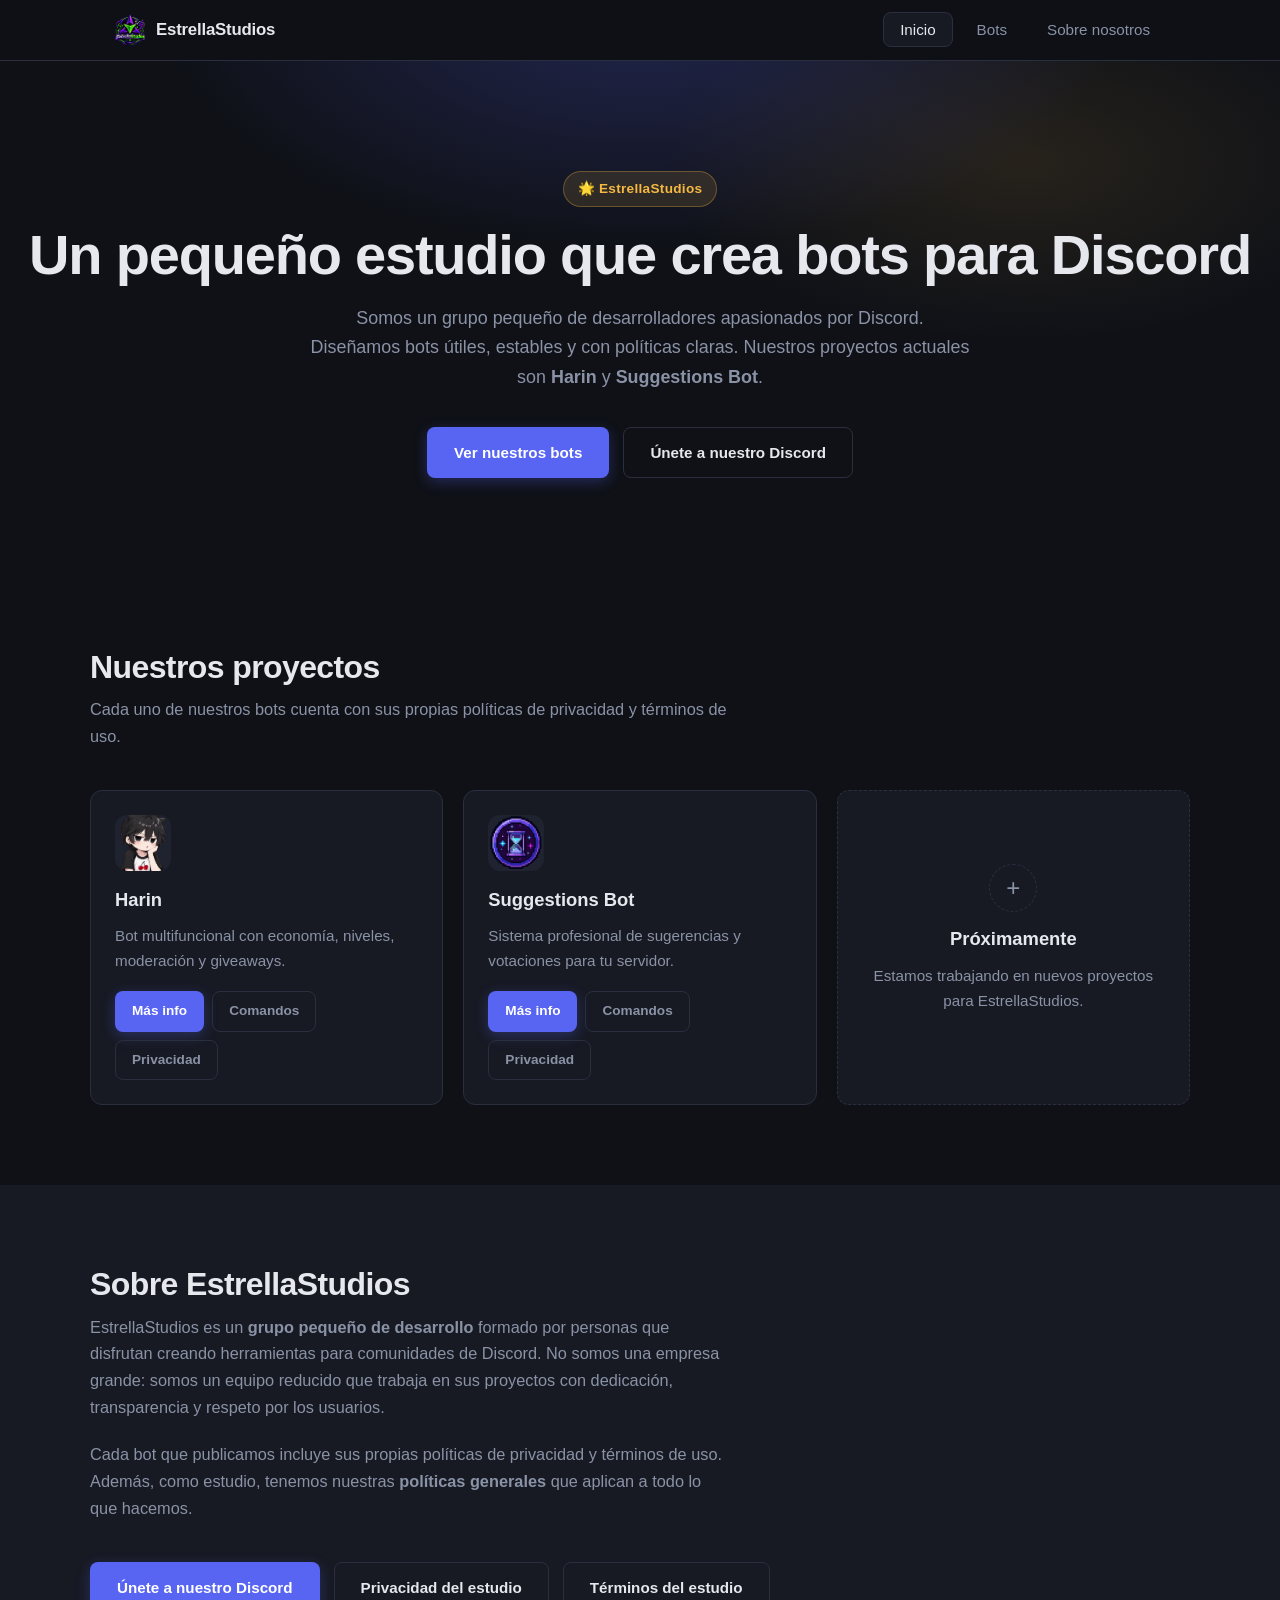
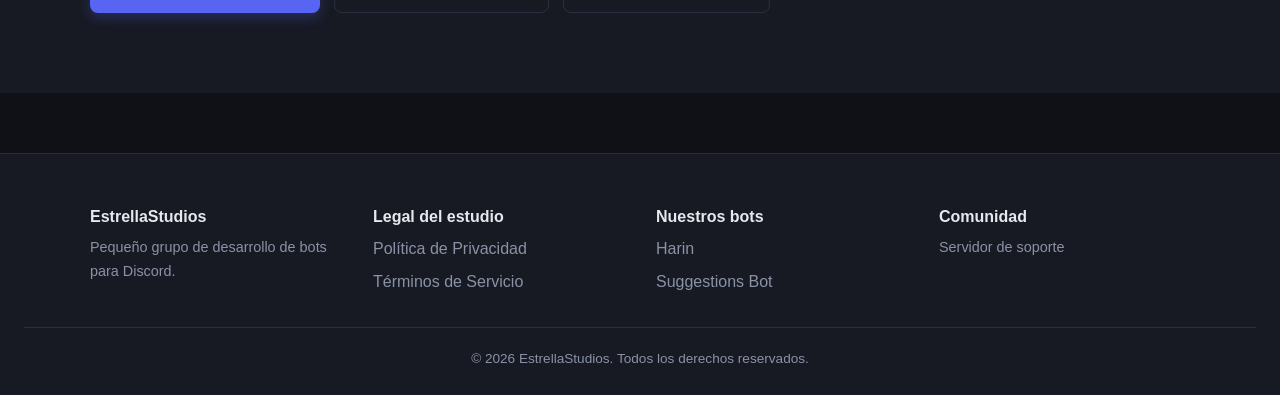
<file: index.html>
<!DOCTYPE html>
<html lang="es">
<head>
    <meta charset="UTF-8">
    <meta name="viewport" content="width=device-width, initial-scale=1.0">
    <title>EstrellaStudios — Bots para Discord</title>
    <meta name="description" content="EstrellaStudios es un pequeño grupo de desarrollo que crea bots para Discord. Conoce Harin y Suggestions Bot.">
    <meta property="og:title" content="EstrellaStudios — Bots para Discord">
    <meta property="og:description" content="Pequeño grupo de desarrollo dedicado a crear bots para Discord.">
    <meta property="og:type" content="website">
    <link rel="icon" href="assets/img/logo.png" type="image/png">
    <link rel="apple-touch-icon" href="assets/img/logo.png">
    <link rel="stylesheet" href="assets/css/style.css">
</head>
<body>
    <nav class="navbar">
        <div class="nav-container">
            <a href="index.html" class="brand">
                <img src="assets/img/logo.png" alt="EstrellaStudios" height="32">
                <span>EstrellaStudios</span>
            </a>
            <button class="nav-toggle" aria-label="Abrir menú" onclick="document.body.classList.toggle('nav-open')">☰</button>
            <ul class="nav-links">
                <li><a href="index.html" class="active">Inicio</a></li>
                <li><a href="bots/">Bots</a></li>
                <li><a href="#about">Sobre nosotros</a></li>
            </ul>
        </div>
    </nav>

    <header class="hero-home">
        <div class="hero-content">
            <span class="badge">🌟 EstrellaStudios</span>
            <h1>Un pequeño estudio que crea bots para Discord</h1>
            <p class="lead">
                Somos un grupo pequeño de desarrolladores apasionados por Discord.
                Diseñamos bots útiles, estables y con políticas claras.
                Nuestros proyectos actuales son <strong>Harin</strong> y <strong>Suggestions Bot</strong>.
            </p>
            <div class="hero-actions">
                <a href="bots/" class="btn btn-primary">Ver nuestros bots</a>
                <a href="https://discord.gg/yXWedmuSxE" class="btn btn-secondary" target="_blank" rel="noopener">
                    Únete a nuestro Discord
                </a>
            </div>
        </div>
    </header>

    <section id="projects" class="section">
        <div class="container">
            <h2 class="section-title">Nuestros proyectos</h2>
            <p class="section-subtitle">
                Cada uno de nuestros bots cuenta con sus propias políticas de privacidad y términos de uso.
            </p>

            <div class="bot-grid">
                <!-- Tarjeta Harin -->
                <article class="bot-card">
                    <img src="assets/img/bots/harin.png" alt="Harin" class="bot-logo"
                         onerror="this.style.display='none'">
                    <h3>Harin</h3>
                    <p>Bot multifuncional con economía, niveles, moderación y giveaways.</p>
                    <div class="bot-links">
                        <a href="bots/harin/" class="btn btn-small btn-primary">Más info</a>
                        <a href="bots/harin/commands.html" class="btn btn-small btn-ghost">Comandos</a>
                        <a href="bots/harin/privacy.html" class="btn btn-small btn-ghost">Privacidad</a>
                    </div>
                </article>

                <!-- Tarjeta Suggestions Bot -->
                <article class="bot-card">
                    <img src="assets/img/bots/suggestions.png" alt="Suggestions Bot" class="bot-logo"
                         onerror="this.style.display='none'">
                    <h3>Suggestions Bot</h3>
                    <p>Sistema profesional de sugerencias y votaciones para tu servidor.</p>
                    <div class="bot-links">
                        <a href="bots/suggestions/" class="btn btn-small btn-primary">Más info</a>
                        <a href="bots/suggestions/commands.html" class="btn btn-small btn-ghost">Comandos</a>
                        <a href="bots/suggestions/privacy.html" class="btn btn-small btn-ghost">Privacidad</a>
                    </div>
                </article>

                <!-- Placeholder -->
                <article class="bot-card bot-card-placeholder">
                    <div class="placeholder-icon">+</div>
                    <h3>Próximamente</h3>
                    <p>Estamos trabajando en nuevos proyectos para EstrellaStudios.</p>
                </article>
            </div>
        </div>
    </section>

    <section id="about" class="section section-alt">
        <div class="container">
            <h2 class="section-title">Sobre EstrellaStudios</h2>
            <p class="section-subtitle">
                EstrellaStudios es un <strong>grupo pequeño de desarrollo</strong> formado por
                personas que disfrutan creando herramientas para comunidades de Discord.
                No somos una empresa grande: somos un equipo reducido que trabaja en sus
                proyectos con dedicación, transparencia y respeto por los usuarios.
            </p>
            <p class="section-subtitle">
                Cada bot que publicamos incluye sus propias políticas de privacidad y términos
                de uso. Además, como estudio, tenemos nuestras <strong>políticas generales</strong>
                que aplican a todo lo que hacemos.
            </p>
            <div class="hero-actions" style="justify-content:flex-start;">
                <a href="https://discord.gg/yXWedmuSxE" class="btn btn-primary" target="_blank" rel="noopener">
                    Únete a nuestro Discord
                </a>
                <a href="estudio/privacy.html" class="btn btn-secondary">Privacidad del estudio</a>
                <a href="estudio/terms.html" class="btn btn-secondary">Términos del estudio</a>
            </div>
        </div>
    </section>

    <footer class="footer">
        <div class="container footer-grid">
            <div>
                <strong>EstrellaStudios</strong>
                <p class="footer-text">Pequeño grupo de desarrollo de bots para Discord.</p>
            </div>
            <div>
                <strong>Legal del estudio</strong>
                <ul>
                    <li><a href="estudio/privacy.html">Política de Privacidad</a></li>
                    <li><a href="estudio/terms.html">Términos de Servicio</a></li>
                </ul>
            </div>
            <div>
                <strong>Nuestros bots</strong>
                <ul>
                    <li><a href="bots/harin/">Harin</a></li>
                    <li><a href="bots/suggestions/">Suggestions Bot</a></li>
                </ul>
            </div>
            <div>
                <strong>Comunidad</strong>
                <p class="footer-text">
                    <a href="https://discord.gg/yXWedmuSxE" target="_blank" rel="noopener">Servidor de soporte</a>
                </p>
            </div>
        </div>
        <div class="footer-bottom">© 2026 EstrellaStudios. Todos los derechos reservados.</div>
    </footer>

    <script src="assets/js/main.js"></script>
</body>
</html>
</file>
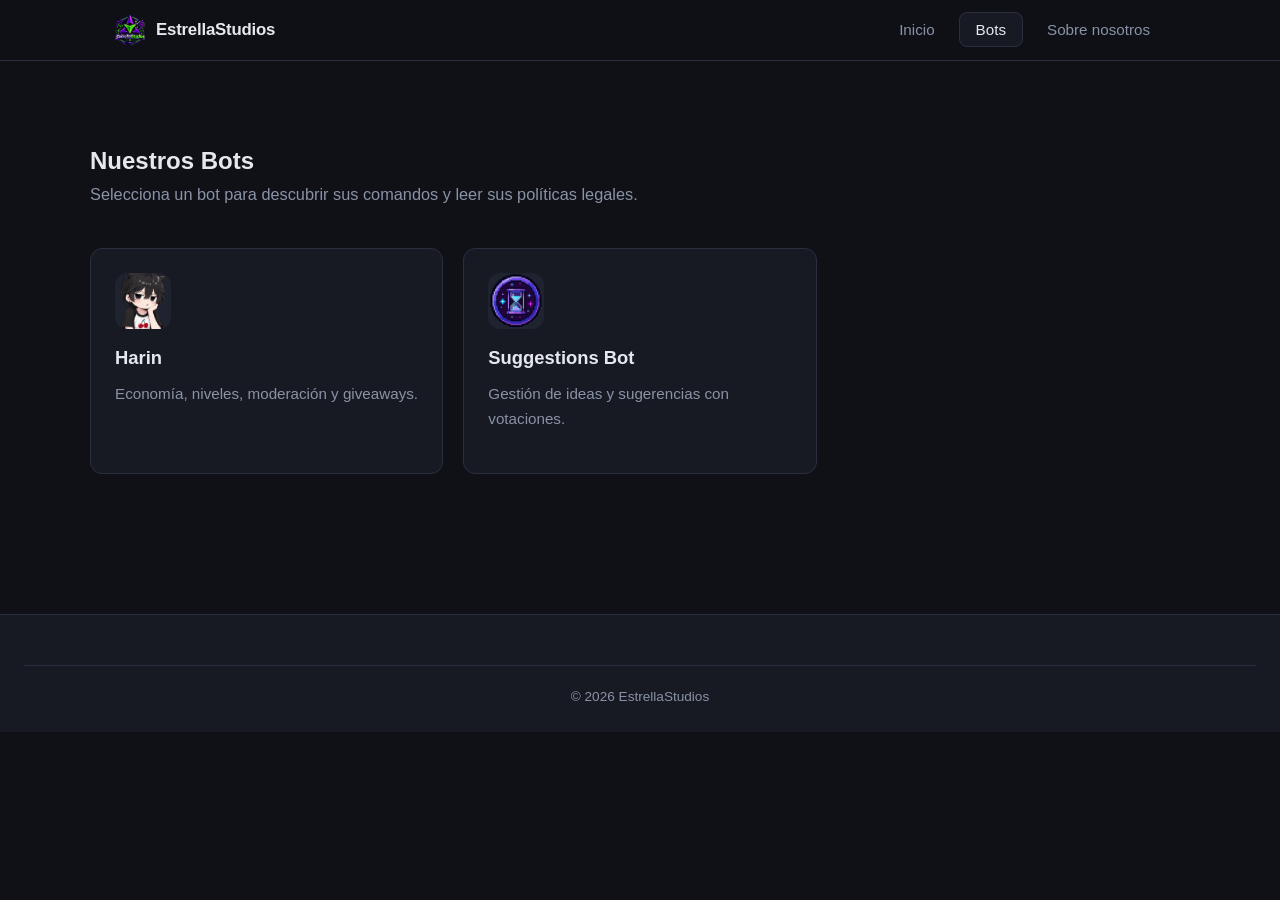
<file: bots/index.html>
<!DOCTYPE html>
<html lang="es">
<head>
    <meta charset="UTF-8">
    <meta name="viewport" content="width=device-width, initial-scale=1.0">
    <title>Bots — EstrellaStudios</title>
    <meta name="description" content="Descubre todos los bots de EstrellaStudios para Discord y consulta su documentación.">
    <link rel="icon" href="../assets/img/logo.png" type="image/png">
    <link rel="apple-touch-icon" href="../assets/img/logo.png">
    <link rel="stylesheet" href="../assets/css/style.css">
</head>
<body>
    <nav class="navbar">
        <div class="nav-container">
            <a href="../index.html" class="brand">
                <img src="../assets/img/logo.png" alt="EstrellaStudios" height="32">
                <span>EstrellaStudios</span>
            </a>
            <button class="nav-toggle" aria-label="Abrir menú" onclick="document.body.classList.toggle('nav-open')">☰</button>
            <ul class="nav-links">
                <li><a href="../index.html">Inicio</a></li>
                <li><a href="index.html" class="active">Bots</a></li>
                <li><a href="../index.html#about">Sobre nosotros</a></li>
            </ul>
        </div>
    </nav>

    <section class="section">
        <div class="container">
            <h1>Nuestros Bots</h1>
            <p class="section-subtitle">
                Selecciona un bot para descubrir sus comandos y leer sus políticas legales.
            </p>
            <div class="bot-grid">
                <!-- Tarjeta Harin -->
                <a href="harin/" class="bot-card">
                    <img src="../assets/img/bots/harin.png" alt="Harin" class="bot-logo"
                         onerror="this.style.display='none'">
                    <h3>Harin</h3>
                    <p>Economía, niveles, moderación y giveaways.</p>
                </a>

                <!-- Tarjeta Suggestions Bot -->
                <a href="suggestions/" class="bot-card">
                    <img src="../assets/img/bots/suggestions.png" alt="Suggestions Bot" class="bot-logo"
                         onerror="this.style.display='none'">
                    <h3>Suggestions Bot</h3>
                    <p>Gestión de ideas y sugerencias con votaciones.</p>
                </a>
            </div>
        </div>
    </section>

    <footer class="footer">
        <div class="footer-bottom">© 2026 EstrellaStudios</div>
    </footer>
    <script src="../assets/js/main.js"></script>
</body>
</html>
</file>
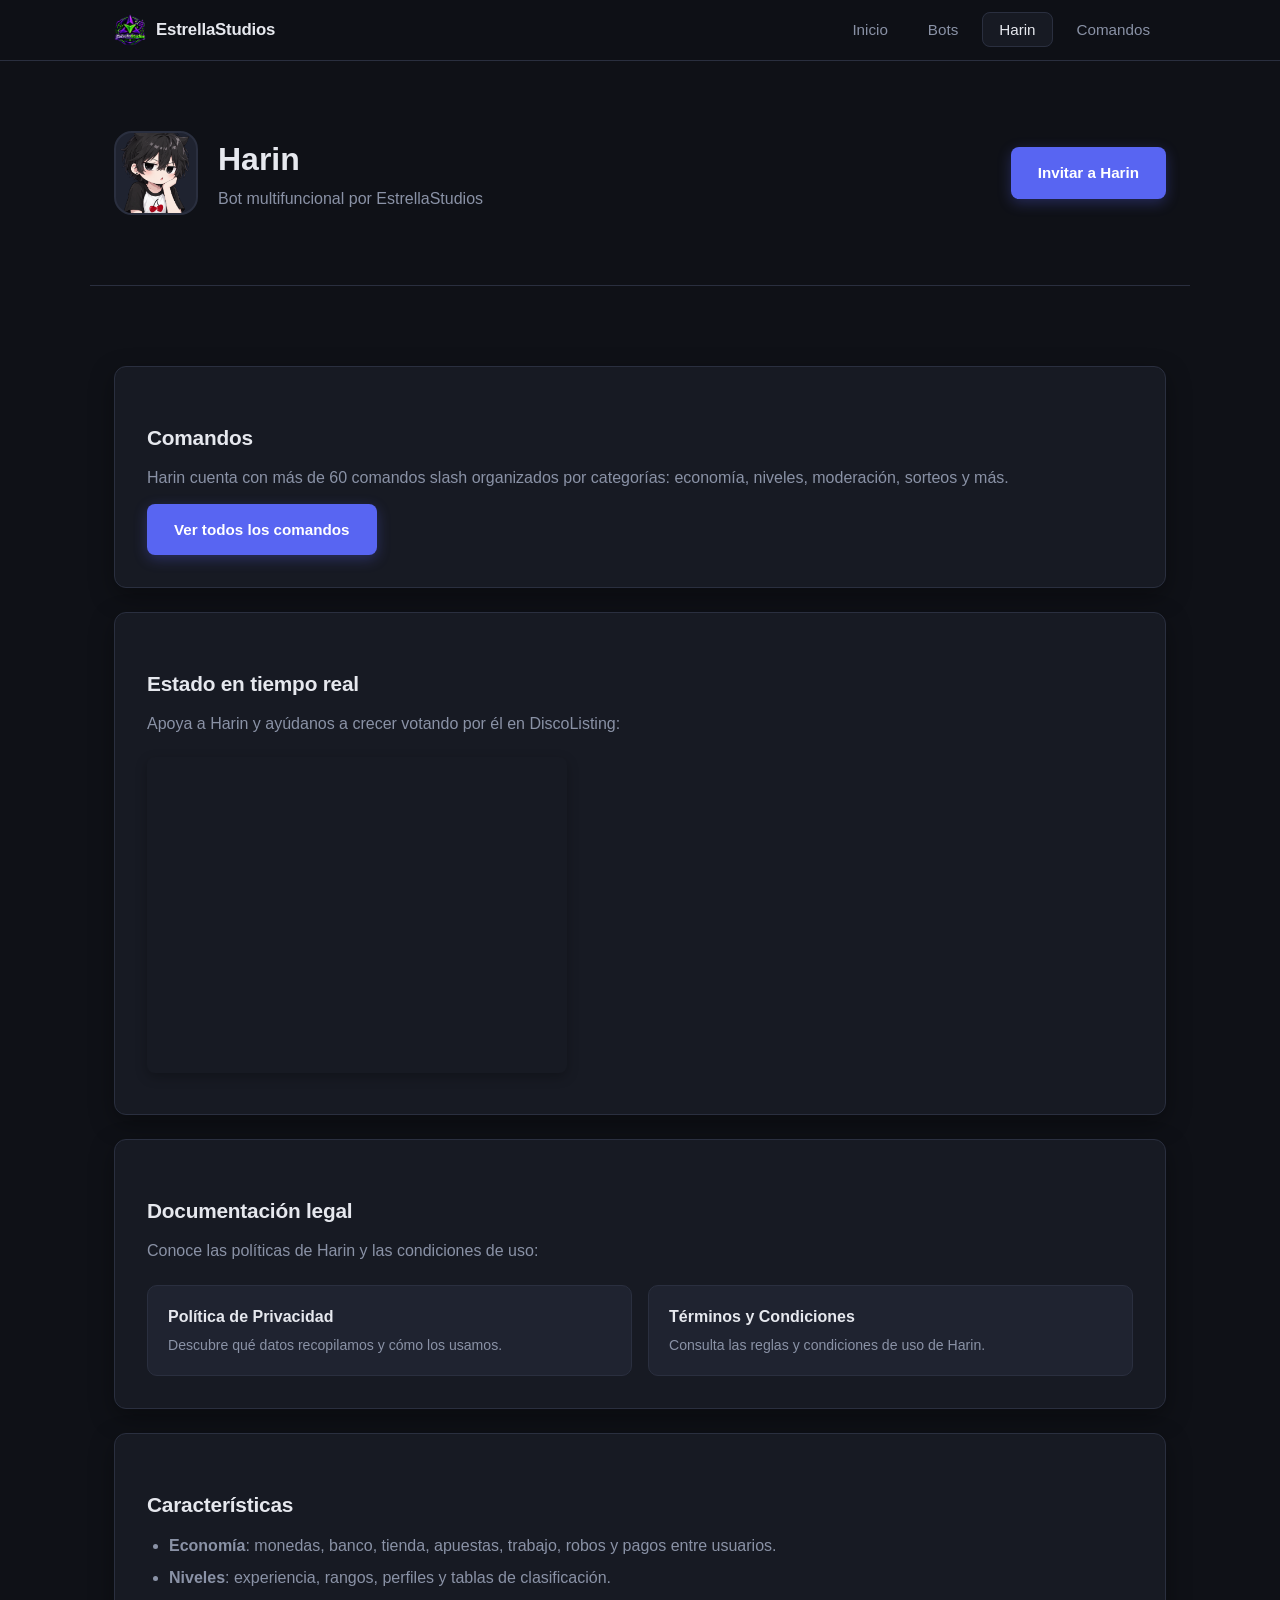
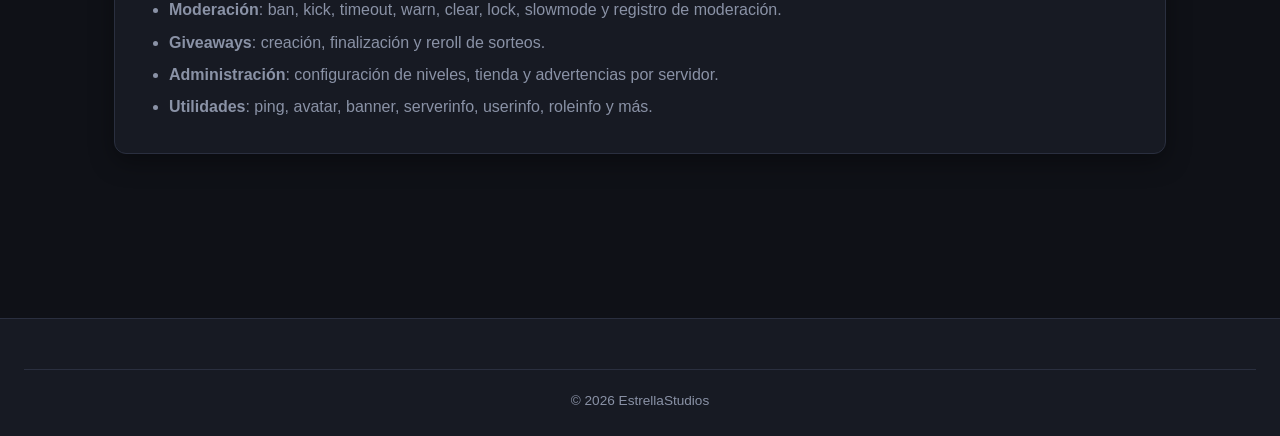
<file: bots/harin/index.html>
<!DOCTYPE html>
<html lang="es">
<head>
    <meta charset="UTF-8">
    <meta name="viewport" content="width=device-width, initial-scale=1.0">
    <title>Harin — EstrellaStudios</title>
    <meta name="description" content="Harin es un bot multifuncional de Discord desarrollado por EstrellaStudios. Descubre sus comandos y políticas.">
    <link rel="icon" href="../../assets/img/logo.png" type="image/png">
    <link rel="apple-touch-icon" href="../../assets/img/logo.png">
    <link rel="stylesheet" href="../../assets/css/style.css">
</head>
<body>
    <nav class="navbar">
        <div class="nav-container">
            <a href="../../index.html" class="brand">
                <img src="../../assets/img/logo.png" alt="EstrellaStudios" height="32">
                <span>EstrellaStudios</span>
            </a>
            <button class="nav-toggle" aria-label="Abrir menú" onclick="document.body.classList.toggle('nav-open')">☰</button>
            <ul class="nav-links">
                <li><a href="../../index.html">Inicio</a></li>
                <li><a href="../">Bots</a></li>
                <li><a href="index.html" class="active">Harin</a></li>
                <li><a href="commands.html">Comandos</a></li>
            </ul>
        </div>
    </nav>

    <header class="hero-bot">
        <div class="bot-header">
            <img src="../../assets/img/bots/harin.png" alt="Harin" class="bot-avatar"
                 onerror="this.style.display='none'">
            <div>
                <h1>Harin</h1>
                <p class="tagline">Bot multifuncional por EstrellaStudios</p>
            </div>
        </div>
        <a href="https://discord.com/oauth2/authorize?client_id=786265734493503530&scope=bot%20applications.commands"
           class="btn btn-primary" target="_blank" rel="noopener">
            Invitar a Harin
        </a>
    </header>

    <main class="container section">
        <section class="card">
            <h2>Comandos</h2>
            <p>Harin cuenta con más de 60 comandos slash organizados por categorías: economía, niveles, moderación, sorteos y más.</p>
            <a href="commands.html" class="btn btn-primary" style="margin-top:12px;">
                Ver todos los comandos
            </a>
        </section>

        <section class="card">
            <h2>Estado en tiempo real</h2>
            <p>Apoya a Harin y ayúdanos a crecer votando por él en DiscoListing:</p>
            
            <!-- WIDGET DE DISCOLISTING (IFRAME PARA HARIN) -->
            <div style="margin-top: 20px; max-width: 420px; width: 100%;">
                <iframe 
                    src="https://discolisting.com/embed/bot/harin?template=spotlight&theme=dark&accent=ef4444&corners=round&font=system&background=gradient&bgStart=7b0011&bgEnd=000000&textColor=f4f3fa&angle=135&backgroundOpacity=100&show=admvtb&buttons=join%2Cvote%2Cview&primary=vote" 
                    width="100%" 
                    height="316" 
                    frameborder="0" 
                    style="border: none; border-radius: 8px; box-shadow: 0 4px 12px rgba(0,0,0,0.25); background: transparent;"
                    title="Harin en DiscoListing"
                    loading="lazy">
                </iframe>
            </div>
        </section>

        <section class="card">
            <h2>Documentación legal</h2>
            <p>Conoce las políticas de Harin y las condiciones de uso:</p>
            <div class="links">
                <a href="privacy.html" class="link-card">
                    <strong>Política de Privacidad</strong>
                    <span>Descubre qué datos recopilamos y cómo los usamos.</span>
                </a>
                <a href="terms.html" class="link-card">
                    <strong>Términos y Condiciones</strong>
                    <span>Consulta las reglas y condiciones de uso de Harin.</span>
                </a>
            </div>
        </section>

        <section class="card">
            <h2>Características</h2>
            <ul class="features">
                <li><strong>Economía</strong>: monedas, banco, tienda, apuestas, trabajo, robos y pagos entre usuarios.</li>
                <li><strong>Niveles</strong>: experiencia, rangos, perfiles y tablas de clasificación.</li>
                <li><strong>Moderación</strong>: ban, kick, timeout, warn, clear, lock, slowmode y registro de moderación.</li>
                <li><strong>Giveaways</strong>: creación, finalización y reroll de sorteos.</li>
                <li><strong>Administración</strong>: configuración de niveles, tienda y advertencias por servidor.</li>
                <li><strong>Utilidades</strong>: ping, avatar, banner, serverinfo, userinfo, roleinfo y más.</li>
            </ul>
        </section>
    </main>

    <footer class="footer">
        <div class="footer-bottom">© 2026 EstrellaStudios</div>
    </footer>
    <script src="../../assets/js/main.js"></script>
</body>
</html>
</file>
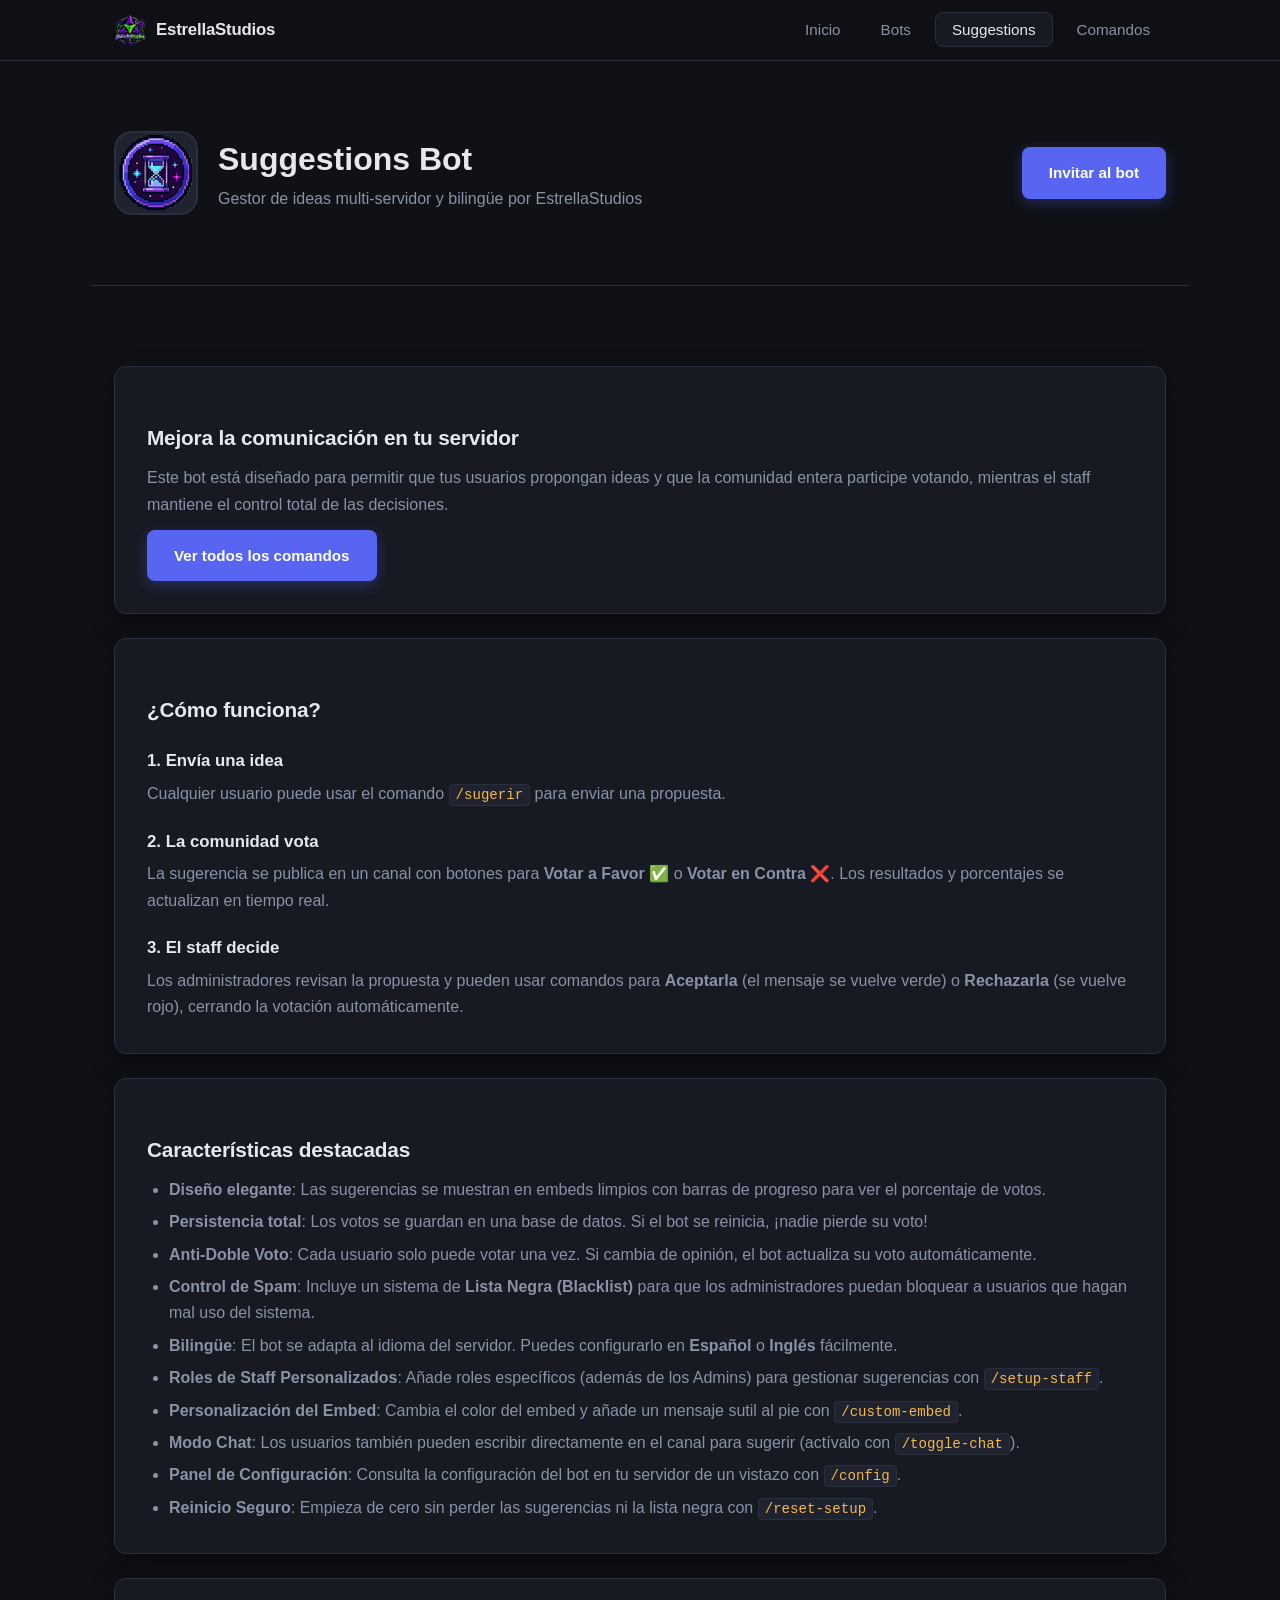
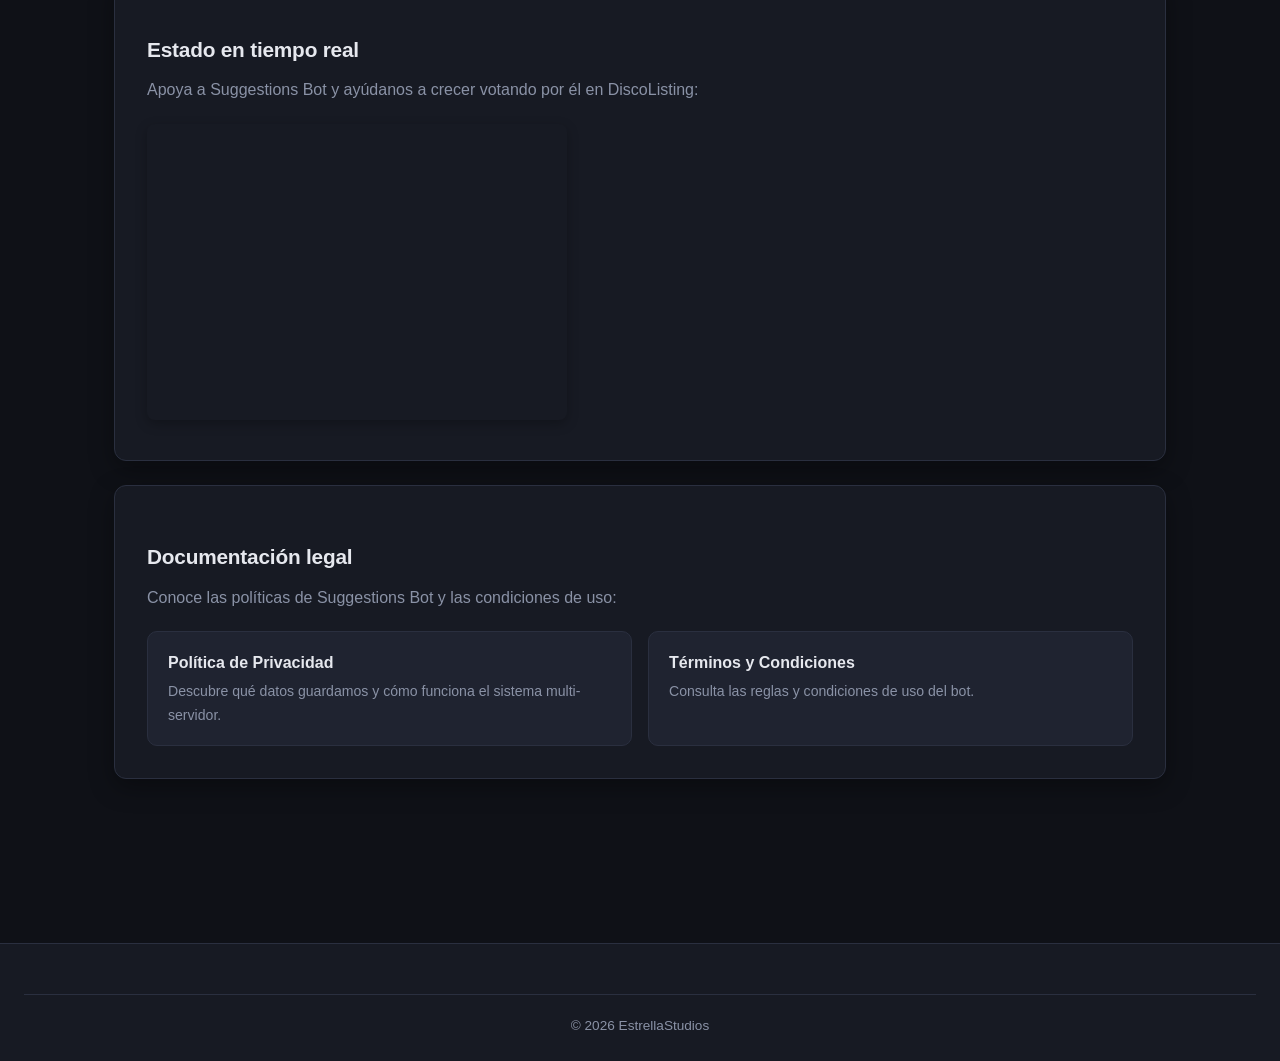
<file: bots/suggestions/index.html>
<!DOCTYPE html>
<html lang="es">
<head>
    <meta charset="UTF-8">
    <meta name="viewport" content="width=device-width, initial-scale=1.0">
    <title>Suggestions Bot — EstrellaStudios</title>
    <meta name="description" content="Suggestions Bot es un bot de Discord multi-servidor y bilingüe para gestionar ideas con votaciones persistentes. Desarrollado por EstrellaStudios.">
    <link rel="icon" href="../../assets/img/logo.png" type="image/png">
    <link rel="apple-touch-icon" href="../../assets/img/logo.png">
    <link rel="stylesheet" href="../../assets/css/style.css">
</head>
<body>
    <nav class="navbar">
        <div class="nav-container">
            <a href="../../index.html" class="brand">
                <img src="../../assets/img/logo.png" alt="EstrellaStudios" height="32">
                <span>EstrellaStudios</span>
            </a>
            <button class="nav-toggle" aria-label="Abrir menú" onclick="document.body.classList.toggle('nav-open')">☰</button>
            <ul class="nav-links">
                <li><a href="../../index.html">Inicio</a></li>
                <li><a href="../">Bots</a></li>
                <li><a href="index.html" class="active">Suggestions</a></li>
                <li><a href="commands.html">Comandos</a></li>
            </ul>
        </div>
    </nav>

    <header class="hero-bot">
        <div class="bot-header">
            <img src="../../assets/img/bots/suggestions.png" alt="Suggestions Bot" class="bot-avatar"
                 onerror="this.style.display='none'">
            <div>
                <h1>Suggestions Bot</h1>
                <p class="tagline">Gestor de ideas multi-servidor y bilingüe por EstrellaStudios</p>
            </div>
        </div>
        <a href="https://discord.com/oauth2/authorize?client_id=1244043863379808328&scope=bot%20applications.commands"
           class="btn btn-primary" target="_blank" rel="noopener">
            Invitar al bot
        </a>
    </header>

    <main class="container section">
        <section class="card">
            <h2>Mejora la comunicación en tu servidor</h2>
            <p>Este bot está diseñado para permitir que tus usuarios propongan ideas y que la comunidad entera participe votando, mientras el staff mantiene el control total de las decisiones.</p>
            <a href="commands.html" class="btn btn-primary" style="margin-top:12px;">
                Ver todos los comandos
            </a>
        </section>

        <section class="card">
            <h2>¿Cómo funciona?</h2>
            
            <div style="margin-top: 20px;">
                <h3>1. Envía una idea</h3>
                <p>Cualquier usuario puede usar el comando <code>/sugerir</code> para enviar una propuesta.</p>
                
                <h3>2. La comunidad vota</h3>
                <p>La sugerencia se publica en un canal con botones para <strong>Votar a Favor ✅</strong> o <strong>Votar en Contra ❌</strong>. Los resultados y porcentajes se actualizan en tiempo real.</p>
                
                <h3>3. El staff decide</h3>
                <p>Los administradores revisan la propuesta y pueden usar comandos para <strong>Aceptarla</strong> (el mensaje se vuelve verde) o <strong>Rechazarla</strong> (se vuelve rojo), cerrando la votación automáticamente.</p>
            </div>
        </section>

        <section class="card">
            <h2>Características destacadas</h2>
            <ul class="features">
                <li><strong>Diseño elegante</strong>: Las sugerencias se muestran en embeds limpios con barras de progreso para ver el porcentaje de votos.</li>
                <li><strong>Persistencia total</strong>: Los votos se guardan en una base de datos. Si el bot se reinicia, ¡nadie pierde su voto!</li>
                <li><strong>Anti-Doble Voto</strong>: Cada usuario solo puede votar una vez. Si cambia de opinión, el bot actualiza su voto automáticamente.</li>
                <li><strong>Control de Spam</strong>: Incluye un sistema de <strong>Lista Negra (Blacklist)</strong> para que los administradores puedan bloquear a usuarios que hagan mal uso del sistema.</li>
                <li><strong>Bilingüe</strong>: El bot se adapta al idioma del servidor. Puedes configurarlo en <strong>Español</strong> o <strong>Inglés</strong> fácilmente.</li>
                <li><strong>Roles de Staff Personalizados</strong>: Añade roles específicos (además de los Admins) para gestionar sugerencias con <code>/setup-staff</code>.</li>
                <li><strong>Personalización del Embed</strong>: Cambia el color del embed y añade un mensaje sutil al pie con <code>/custom-embed</code>.</li>
                <li><strong>Modo Chat</strong>: Los usuarios también pueden escribir directamente en el canal para sugerir (actívalo con <code>/toggle-chat</code>).</li>
                <li><strong>Panel de Configuración</strong>: Consulta la configuración del bot en tu servidor de un vistazo con <code>/config</code>.</li>
                <li><strong>Reinicio Seguro</strong>: Empieza de cero sin perder las sugerencias ni la lista negra con <code>/reset-setup</code>.</li>
            </ul>
        </section>

        <section class="card">
            <h2>Estado en tiempo real</h2>
            <p>Apoya a Suggestions Bot y ayúdanos a crecer votando por él en DiscoListing:</p>
            
            <!-- WIDGET DE DISCOLISTING -->
            <div style="margin-top: 20px; max-width: 420px; width: 100%;">
                <iframe 
                    src="https://discolisting.com/embed/bot/suggestions-bot?template=spotlight&theme=dark&accent=7c6cf2&corners=round&font=system&background=gradient&bgStart=190c48&bgEnd=000000&textColor=f4f3fa&angle=135&backgroundOpacity=100&show=admvtb&buttons=join%2Cvote%2Cview&primary=vote" 
                    width="100%" 
                    height="296" 
                    frameborder="0" 
                    style="border: none; border-radius: 8px; box-shadow: 0 4px 12px rgba(0,0,0,0.25); background: transparent;"
                    title="Suggestions Bot en DiscoListing"
                    loading="lazy">
                </iframe>
            </div>
        </section>

        <section class="card">
            <h2>Documentación legal</h2>
            <p>Conoce las políticas de Suggestions Bot y las condiciones de uso:</p>
            <div class="links">
                <a href="privacy.html" class="link-card">
                    <strong>Política de Privacidad</strong>
                    <span>Descubre qué datos guardamos y cómo funciona el sistema multi-servidor.</span>
                </a>
                <a href="terms.html" class="link-card">
                    <strong>Términos y Condiciones</strong>
                    <span>Consulta las reglas y condiciones de uso del bot.</span>
                </a>
            </div>
        </section>
    </main>

    <footer class="footer">
        <div class="footer-bottom">© 2026 EstrellaStudios</div>
    </footer>
    <script src="../../assets/js/main.js"></script>
</body>
</html>
</file>
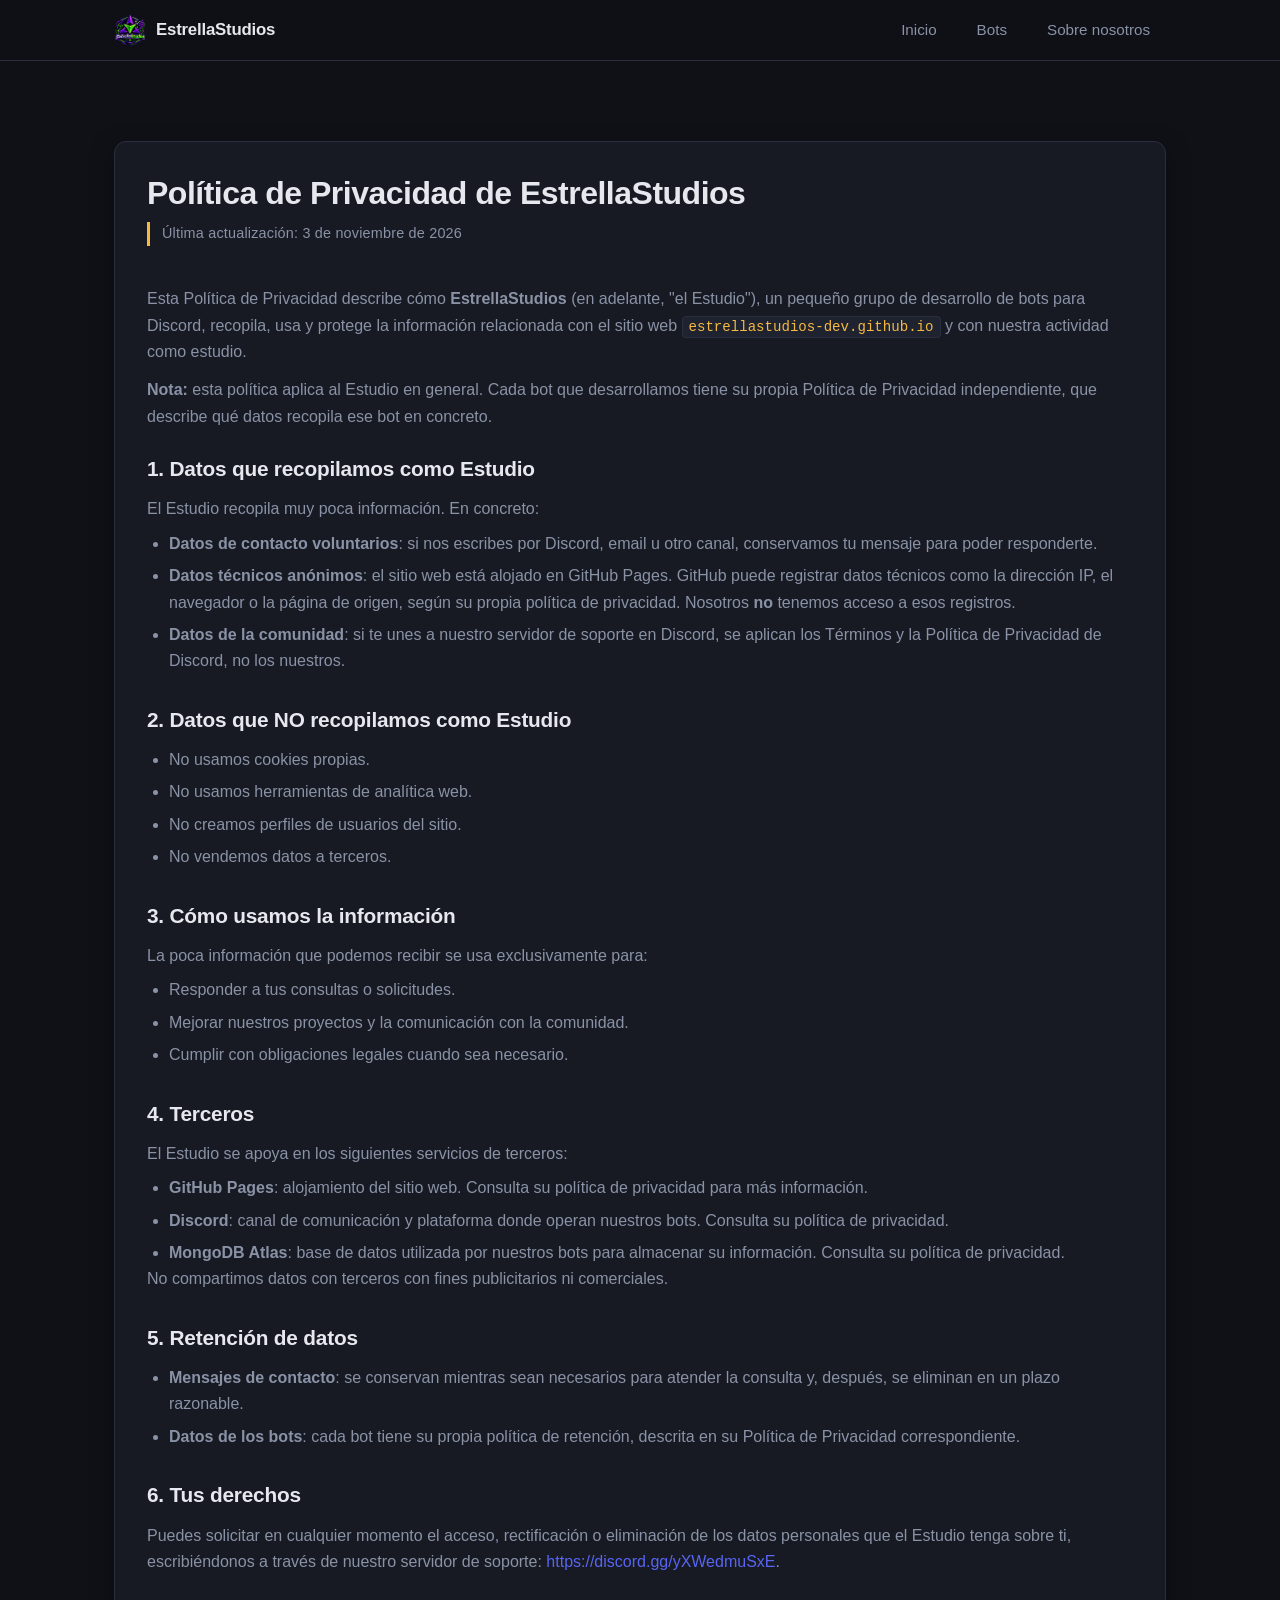
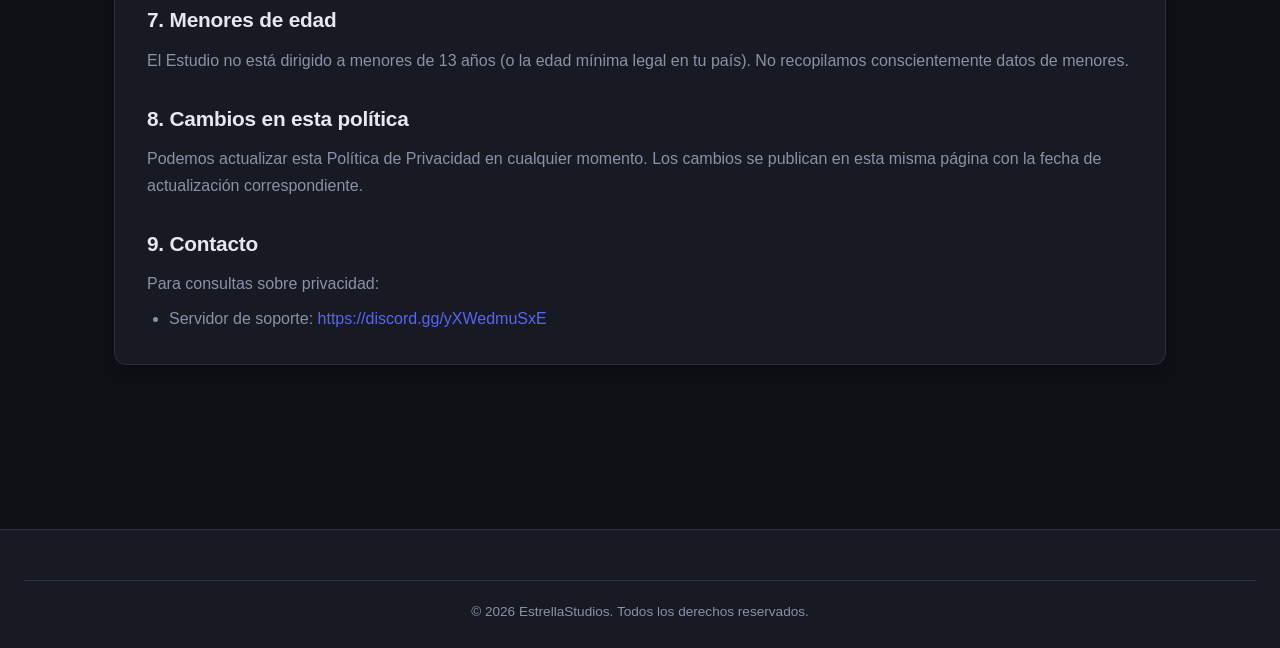
<file: estudio/privacy.html>
<!DOCTYPE html>
<html lang="es">
<head>
    <meta charset="UTF-8">
    <meta name="viewport" content="width=device-width, initial-scale=1.0">
    <title>Política de Privacidad — EstrellaStudios</title>
    <meta name="description" content="Política de Privacidad de EstrellaStudios, pequeño grupo de desarrollo de bots para Discord.">
    <link rel="icon" href="../assets/img/logo.png" type="image/png">
    <link rel="apple-touch-icon" href="../assets/img/logo.png">
    <link rel="stylesheet" href="../assets/css/style.css">
</head>
<body>
    <nav class="navbar">
        <div class="nav-container">
            <a href="../index.html" class="brand">
                <img src="../assets/img/logo.png" alt="EstrellaStudios" height="32">
                <span>EstrellaStudios</span>
            </a>
            <button class="nav-toggle" aria-label="Abrir menú" onclick="document.body.classList.toggle('nav-open')">☰</button>
            <ul class="nav-links">
                <li><a href="../index.html">Inicio</a></li>
                <li><a href="../bots/">Bots</a></li>
                <li><a href="../index.html#about">Sobre nosotros</a></li>
            </ul>
        </div>
    </nav>

    <main class="container section">
        <article class="card">
            <h1>Política de Privacidad de EstrellaStudios</h1>
            <p class="last-updated">Última actualización: <time datetime="2026-11-03">3 de noviembre de 2026</time></p>

            <p>
                Esta Política de Privacidad describe cómo <strong>EstrellaStudios</strong>
                (en adelante, "el Estudio"), un pequeño grupo de desarrollo de bots para Discord,
                recopila, usa y protege la información relacionada con el sitio web
                <code>estrellastudios-dev.github.io</code> y con nuestra actividad como estudio.
            </p>
            <p>
                <strong>Nota:</strong> esta política aplica al Estudio en general. Cada bot que
                desarrollamos tiene su propia Política de Privacidad independiente, que describe
                qué datos recopila ese bot en concreto.
            </p>

            <h2>1. Datos que recopilamos como Estudio</h2>
            <p>El Estudio recopila muy poca información. En concreto:</p>
            <ul>
                <li>
                    <strong>Datos de contacto voluntarios</strong>: si nos escribes por Discord,
                    email u otro canal, conservamos tu mensaje para poder responderte.
                </li>
                <li>
                    <strong>Datos técnicos anónimos</strong>: el sitio web está alojado en
                    GitHub Pages. GitHub puede registrar datos técnicos como la dirección IP,
                    el navegador o la página de origen, según su propia política de privacidad.
                    Nosotros <strong>no</strong> tenemos acceso a esos registros.
                </li>
                <li>
                    <strong>Datos de la comunidad</strong>: si te unes a nuestro servidor de
                    soporte en Discord, se aplican los Términos y la Política de Privacidad
                    de Discord, no los nuestros.
                </li>
            </ul>

            <h2>2. Datos que NO recopilamos como Estudio</h2>
            <ul>
                <li>No usamos cookies propias.</li>
                <li>No usamos herramientas de analítica web.</li>
                <li>No creamos perfiles de usuarios del sitio.</li>
                <li>No vendemos datos a terceros.</li>
            </ul>

            <h2>3. Cómo usamos la información</h2>
            <p>La poca información que podemos recibir se usa exclusivamente para:</p>
            <ul>
                <li>Responder a tus consultas o solicitudes.</li>
                <li>Mejorar nuestros proyectos y la comunicación con la comunidad.</li>
                <li>Cumplir con obligaciones legales cuando sea necesario.</li>
            </ul>

            <h2>4. Terceros</h2>
            <p>El Estudio se apoya en los siguientes servicios de terceros:</p>
            <ul>
                <li>
                    <strong>GitHub Pages</strong>: alojamiento del sitio web.
                    Consulta su política de privacidad para más información.
                </li>
                <li>
                    <strong>Discord</strong>: canal de comunicación y plataforma donde operan
                    nuestros bots. Consulta su política de privacidad.
                </li>
                <li>
                    <strong>MongoDB Atlas</strong>: base de datos utilizada por nuestros bots
                    para almacenar su información. Consulta su política de privacidad.
                </li>
            </ul>
            <p>
                No compartimos datos con terceros con fines publicitarios ni comerciales.
            </p>

            <h2>5. Retención de datos</h2>
            <ul>
                <li>
                    <strong>Mensajes de contacto</strong>: se conservan mientras sean necesarios
                    para atender la consulta y, después, se eliminan en un plazo razonable.
                </li>
                <li>
                    <strong>Datos de los bots</strong>: cada bot tiene su propia política de
                    retención, descrita en su Política de Privacidad correspondiente.
                </li>
            </ul>

            <h2>6. Tus derechos</h2>
            <p>
                Puedes solicitar en cualquier momento el acceso, rectificación o eliminación
                de los datos personales que el Estudio tenga sobre ti, escribiéndonos a través
                de nuestro servidor de soporte:
                <a href="https://discord.gg/yXWedmuSxE" target="_blank" rel="noopener">https://discord.gg/yXWedmuSxE</a>.
            </p>

            <h2>7. Menores de edad</h2>
            <p>
                El Estudio no está dirigido a menores de 13 años (o la edad mínima legal en tu
                país). No recopilamos conscientemente datos de menores.
            </p>

            <h2>8. Cambios en esta política</h2>
            <p>
                Podemos actualizar esta Política de Privacidad en cualquier momento. Los cambios
                se publican en esta misma página con la fecha de actualización correspondiente.
            </p>

            <h2>9. Contacto</h2>
            <p>Para consultas sobre privacidad:</p>
            <ul>
                <li>Servidor de soporte: <a href="https://discord.gg/yXWedmuSxE" target="_blank" rel="noopener">https://discord.gg/yXWedmuSxE</a></li>
            </ul>
        </article>
    </main>

    <footer class="footer">
        <div class="footer-bottom">© 2026 EstrellaStudios. Todos los derechos reservados.</div>
    </footer>
    <script src="../assets/js/main.js"></script>
</body>
</html>
</file>
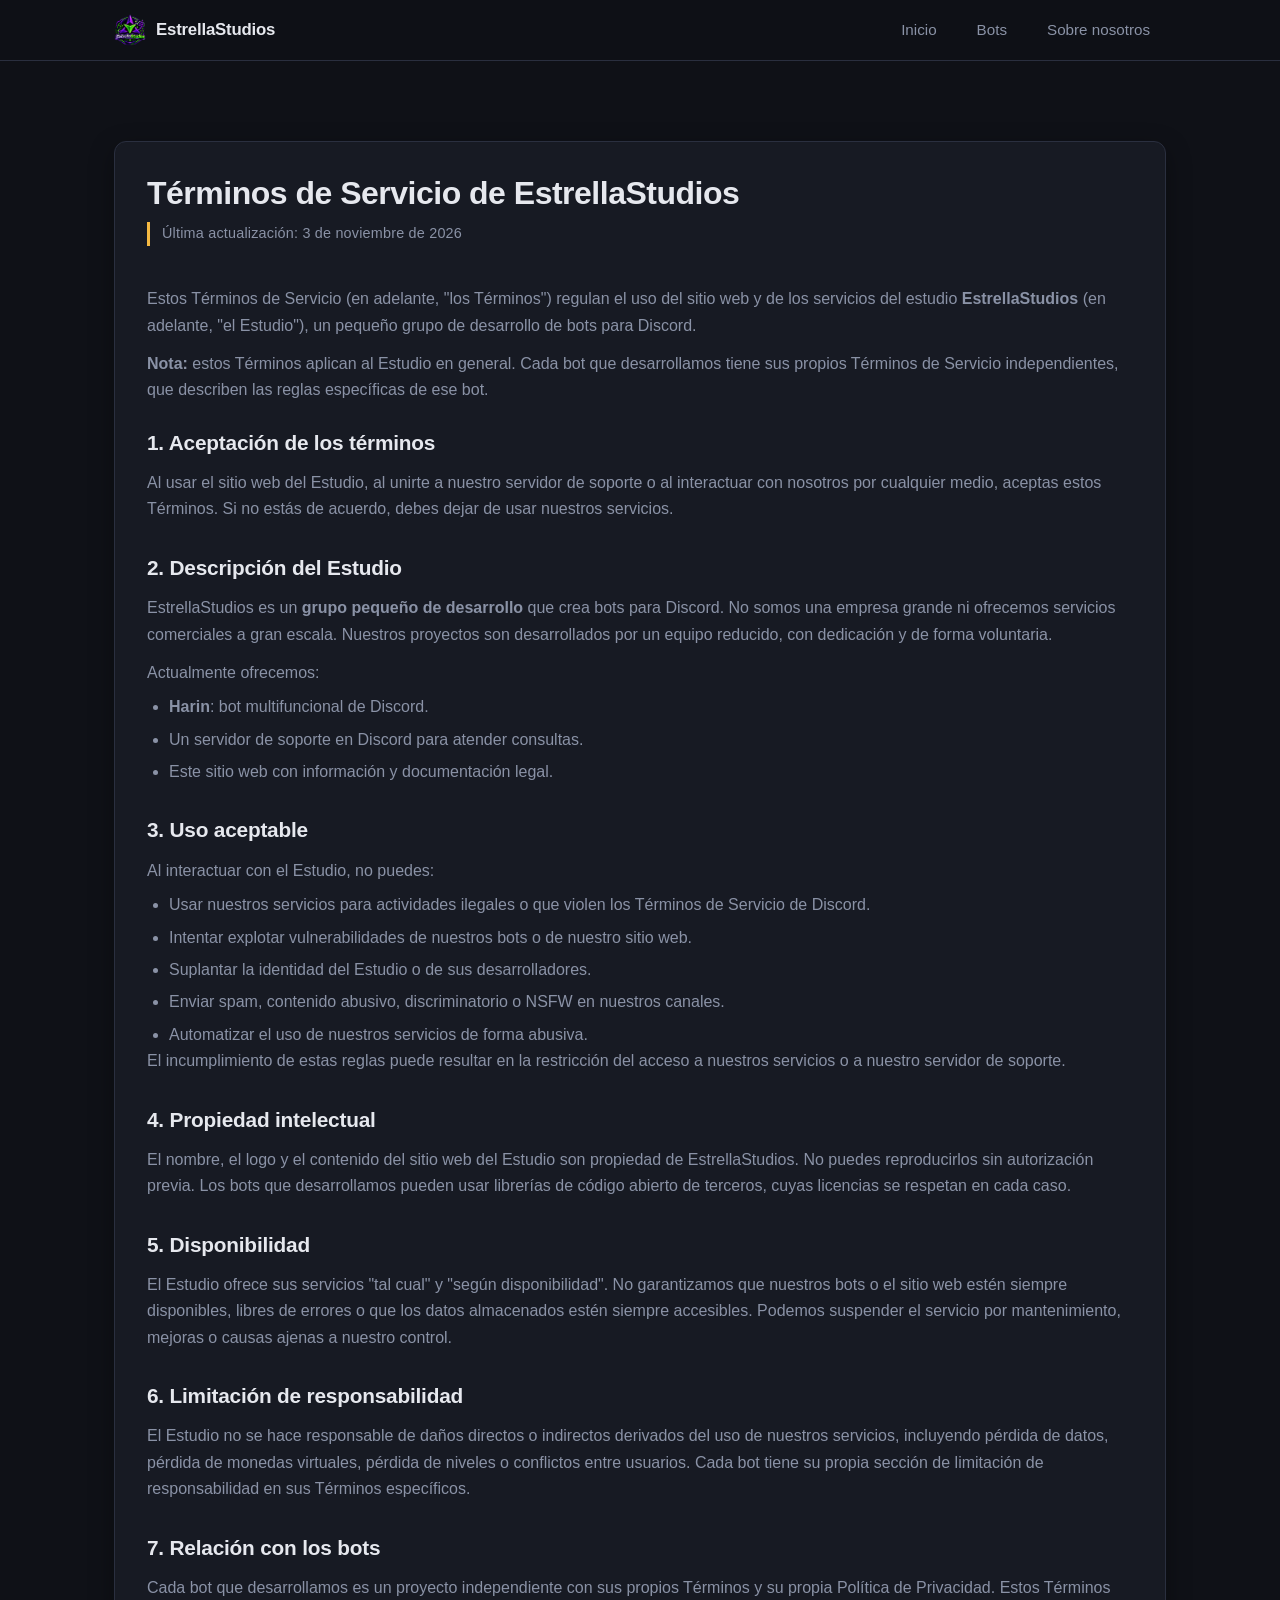
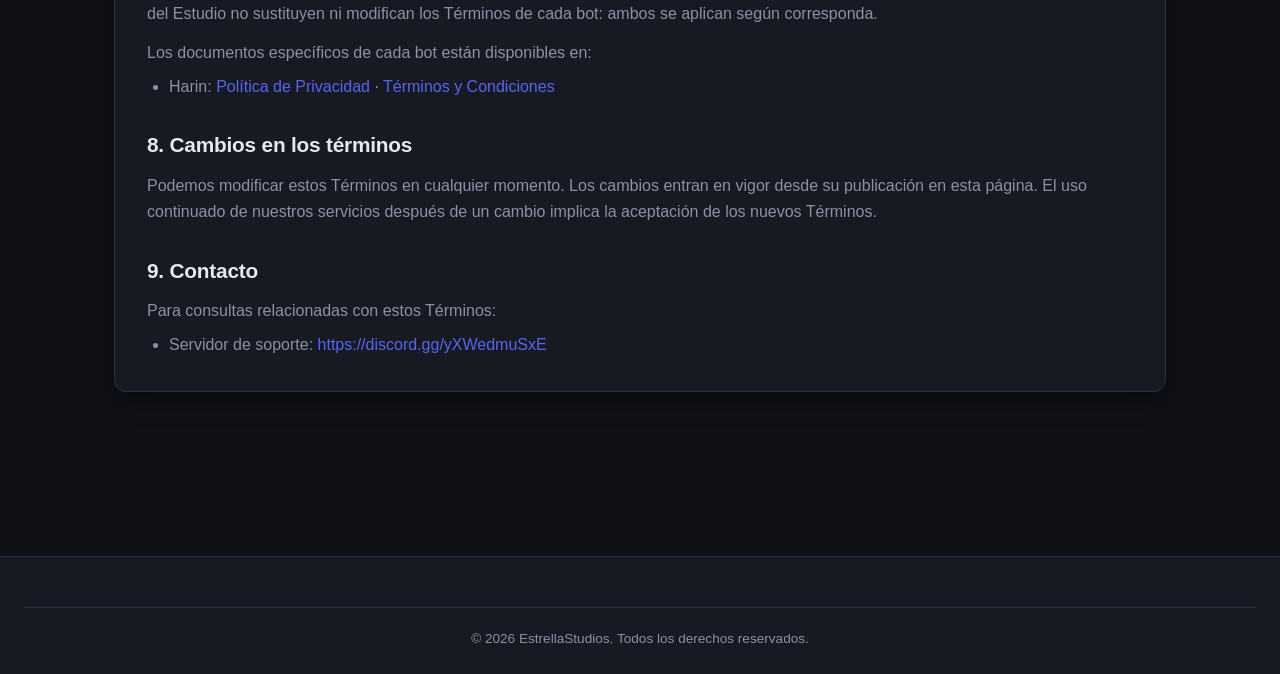
<file: estudio/terms.html>
<!DOCTYPE html>
<html lang="es">
<head>
    <meta charset="UTF-8">
    <meta name="viewport" content="width=device-width, initial-scale=1.0">
    <title>Términos de Servicio — EstrellaStudios</title>
    <meta name="description" content="Términos de Servicio de EstrellaStudios, pequeño grupo de desarrollo de bots para Discord.">
    <link rel="icon" href="../assets/img/logo.png" type="image/png">
    <link rel="apple-touch-icon" href="../assets/img/logo.png">
    <link rel="stylesheet" href="../assets/css/style.css">
</head>
<body>
    <nav class="navbar">
        <div class="nav-container">
            <a href="../index.html" class="brand">
                <img src="../assets/img/logo.png" alt="EstrellaStudios" height="32">
                <span>EstrellaStudios</span>
            </a>
            <button class="nav-toggle" aria-label="Abrir menú" onclick="document.body.classList.toggle('nav-open')">☰</button>
            <ul class="nav-links">
                <li><a href="../index.html">Inicio</a></li>
                <li><a href="../bots/">Bots</a></li>
                <li><a href="../index.html#about">Sobre nosotros</a></li>
            </ul>
        </div>
    </nav>

    <main class="container section">
        <article class="card">
            <h1>Términos de Servicio de EstrellaStudios</h1>
            <p class="last-updated">Última actualización: <time datetime="2026-11-03">3 de noviembre de 2026</time></p>

            <p>
                Estos Términos de Servicio (en adelante, "los Términos") regulan el uso del
                sitio web y de los servicios del estudio <strong>EstrellaStudios</strong>
                (en adelante, "el Estudio"), un pequeño grupo de desarrollo de bots para Discord.
            </p>
            <p>
                <strong>Nota:</strong> estos Términos aplican al Estudio en general. Cada bot
                que desarrollamos tiene sus propios Términos de Servicio independientes, que
                describen las reglas específicas de ese bot.
            </p>

            <h2>1. Aceptación de los términos</h2>
            <p>
                Al usar el sitio web del Estudio, al unirte a nuestro servidor de soporte o al
                interactuar con nosotros por cualquier medio, aceptas estos Términos. Si no
                estás de acuerdo, debes dejar de usar nuestros servicios.
            </p>

            <h2>2. Descripción del Estudio</h2>
            <p>
                EstrellaStudios es un <strong>grupo pequeño de desarrollo</strong> que crea
                bots para Discord. No somos una empresa grande ni ofrecemos servicios comerciales
                a gran escala. Nuestros proyectos son desarrollados por un equipo reducido,
                con dedicación y de forma voluntaria.
            </p>
            <p>Actualmente ofrecemos:</p>
            <ul>
                <li><strong>Harin</strong>: bot multifuncional de Discord.</li>
                <li>Un servidor de soporte en Discord para atender consultas.</li>
                <li>Este sitio web con información y documentación legal.</li>
            </ul>

            <h2>3. Uso aceptable</h2>
            <p>Al interactuar con el Estudio, no puedes:</p>
            <ul>
                <li>Usar nuestros servicios para actividades ilegales o que violen los Términos de Servicio de Discord.</li>
                <li>Intentar explotar vulnerabilidades de nuestros bots o de nuestro sitio web.</li>
                <li>Suplantar la identidad del Estudio o de sus desarrolladores.</li>
                <li>Enviar spam, contenido abusivo, discriminatorio o NSFW en nuestros canales.</li>
                <li>Automatizar el uso de nuestros servicios de forma abusiva.</li>
            </ul>
            <p>
                El incumplimiento de estas reglas puede resultar en la restricción del acceso
                a nuestros servicios o a nuestro servidor de soporte.
            </p>

            <h2>4. Propiedad intelectual</h2>
            <p>
                El nombre, el logo y el contenido del sitio web del Estudio son propiedad de
                EstrellaStudios. No puedes reproducirlos sin autorización previa. Los bots que
                desarrollamos pueden usar librerías de código abierto de terceros, cuyas
                licencias se respetan en cada caso.
            </p>

            <h2>5. Disponibilidad</h2>
            <p>
                El Estudio ofrece sus servicios "tal cual" y "según disponibilidad". No
                garantizamos que nuestros bots o el sitio web estén siempre disponibles, libres
                de errores o que los datos almacenados estén siempre accesibles. Podemos
                suspender el servicio por mantenimiento, mejoras o causas ajenas a nuestro control.
            </p>

            <h2>6. Limitación de responsabilidad</h2>
            <p>
                El Estudio no se hace responsable de daños directos o indirectos derivados del
                uso de nuestros servicios, incluyendo pérdida de datos, pérdida de monedas
                virtuales, pérdida de niveles o conflictos entre usuarios. Cada bot tiene su
                propia sección de limitación de responsabilidad en sus Términos específicos.
            </p>

            <h2>7. Relación con los bots</h2>
            <p>
                Cada bot que desarrollamos es un proyecto independiente con sus propios Términos
                y su propia Política de Privacidad. Estos Términos del Estudio no sustituyen
                ni modifican los Términos de cada bot: ambos se aplican según corresponda.
            </p>
            <p>Los documentos específicos de cada bot están disponibles en:</p>
            <ul>
                <li>
                    Harin:
                    <a href="../bots/harin/privacy.html">Política de Privacidad</a> ·
                    <a href="../bots/harin/terms.html">Términos y Condiciones</a>
                </li>
            </ul>

            <h2>8. Cambios en los términos</h2>
            <p>
                Podemos modificar estos Términos en cualquier momento. Los cambios entran en
                vigor desde su publicación en esta página. El uso continuado de nuestros
                servicios después de un cambio implica la aceptación de los nuevos Términos.
            </p>

            <h2>9. Contacto</h2>
            <p>Para consultas relacionadas con estos Términos:</p>
            <ul>
                <li>Servidor de soporte: <a href="https://discord.gg/yXWedmuSxE" target="_blank" rel="noopener">https://discord.gg/yXWedmuSxE</a></li>
            </ul>
        </article>
    </main>

    <footer class="footer">
        <div class="footer-bottom">© 2026 EstrellaStudios. Todos los derechos reservados.</div>
    </footer>
    <script src="../assets/js/main.js"></script>
</body>
</html>
</file>
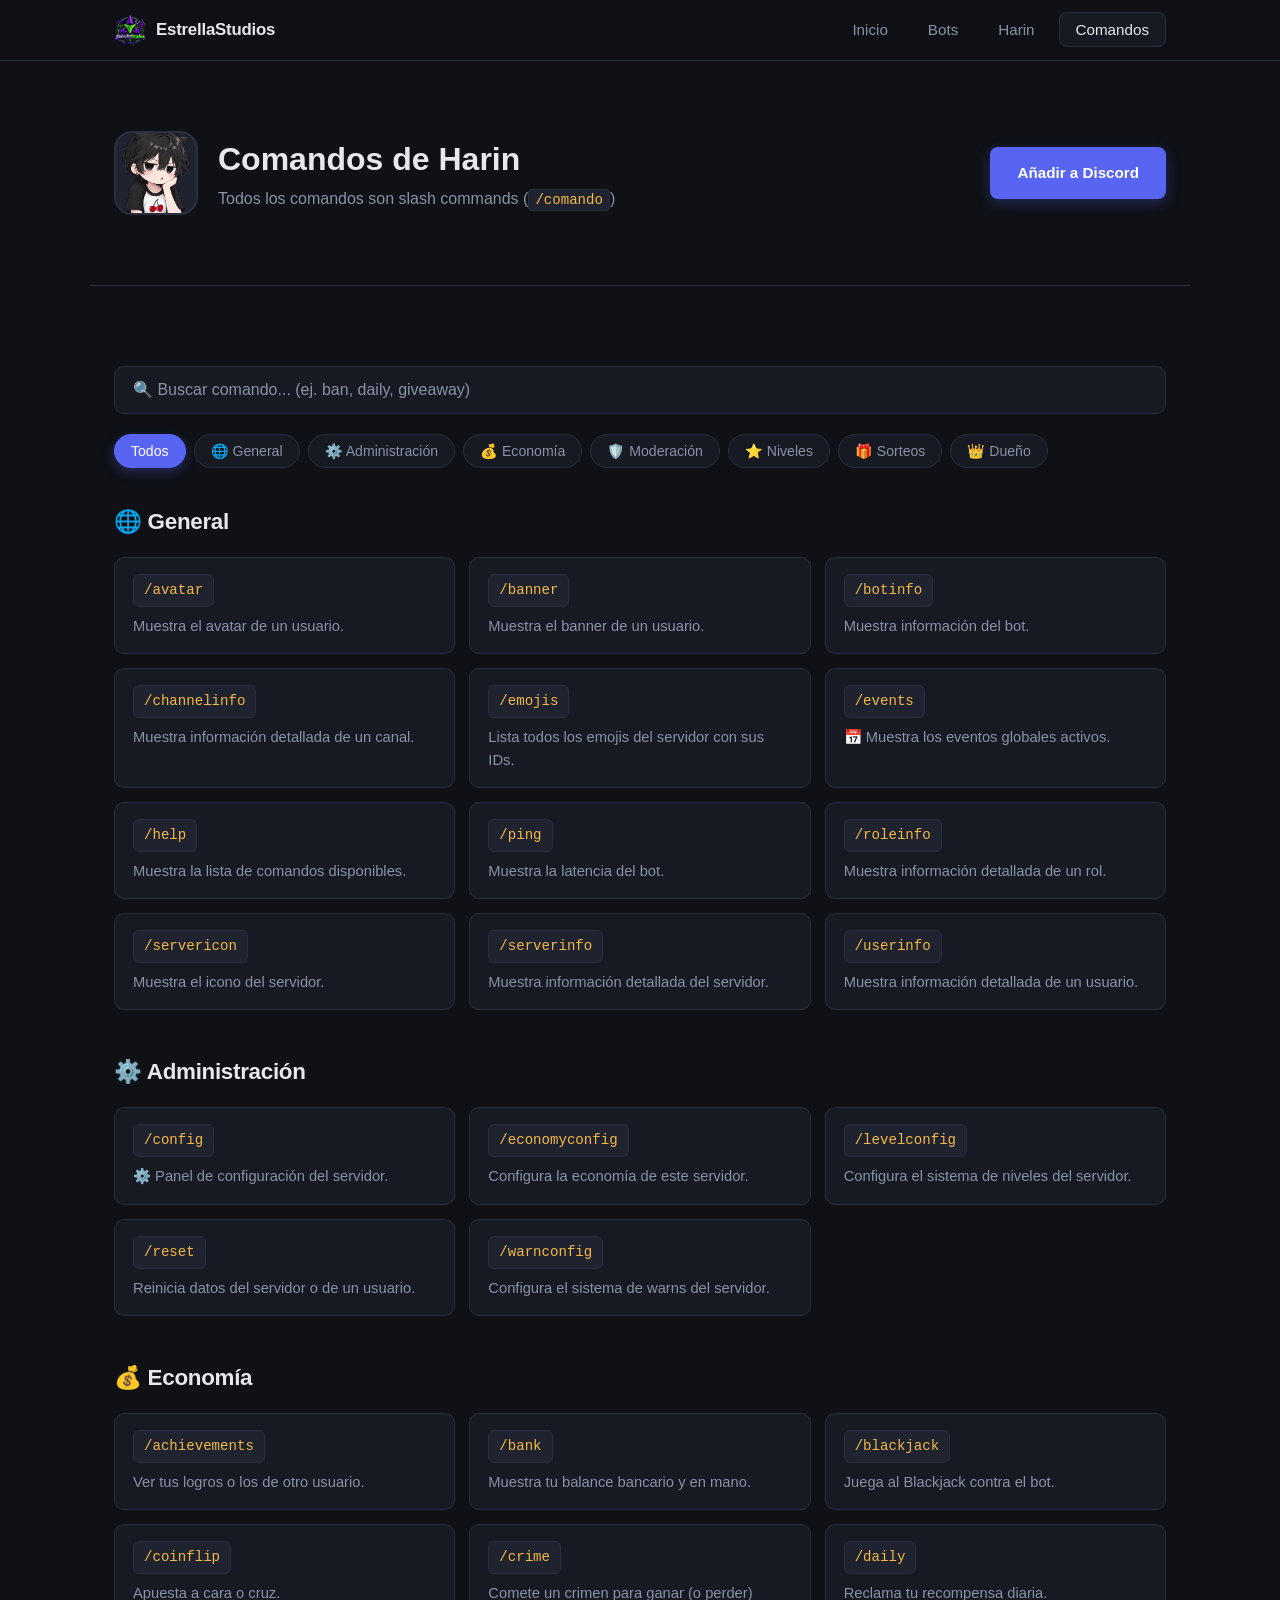
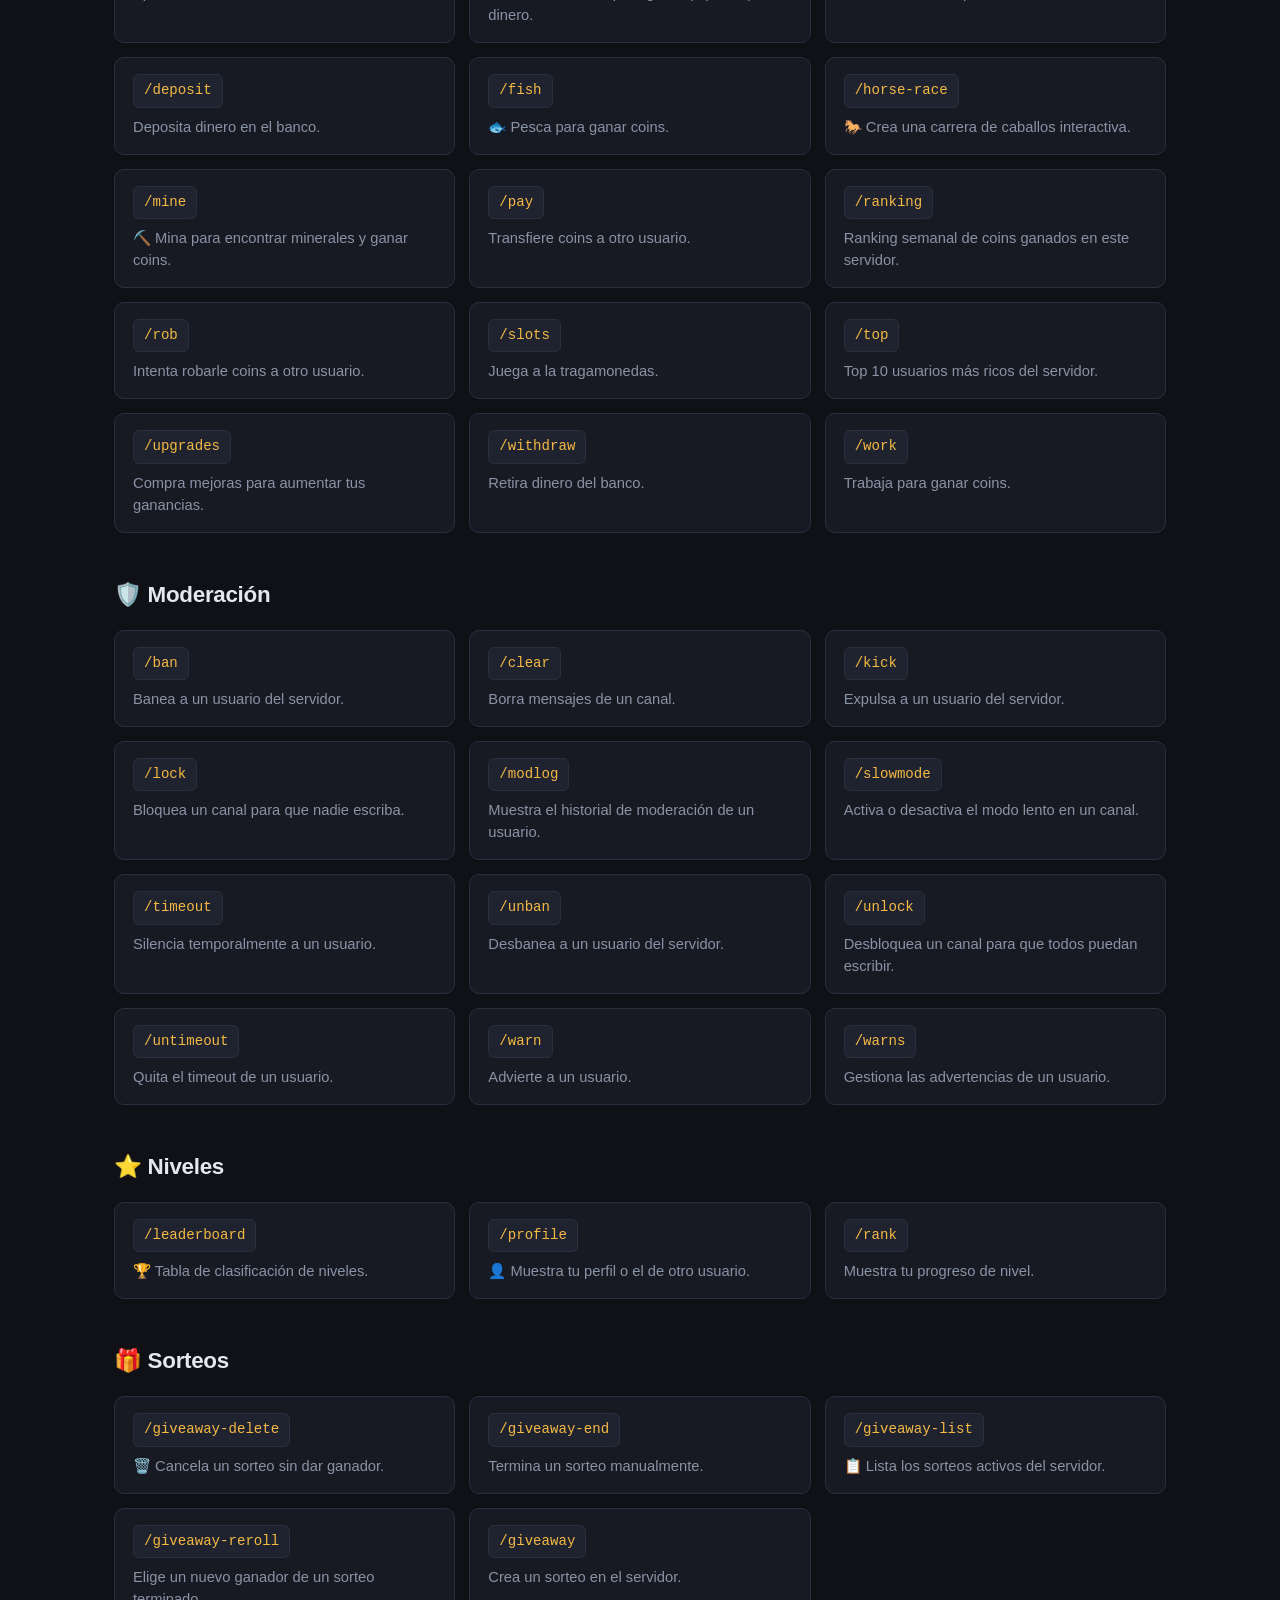
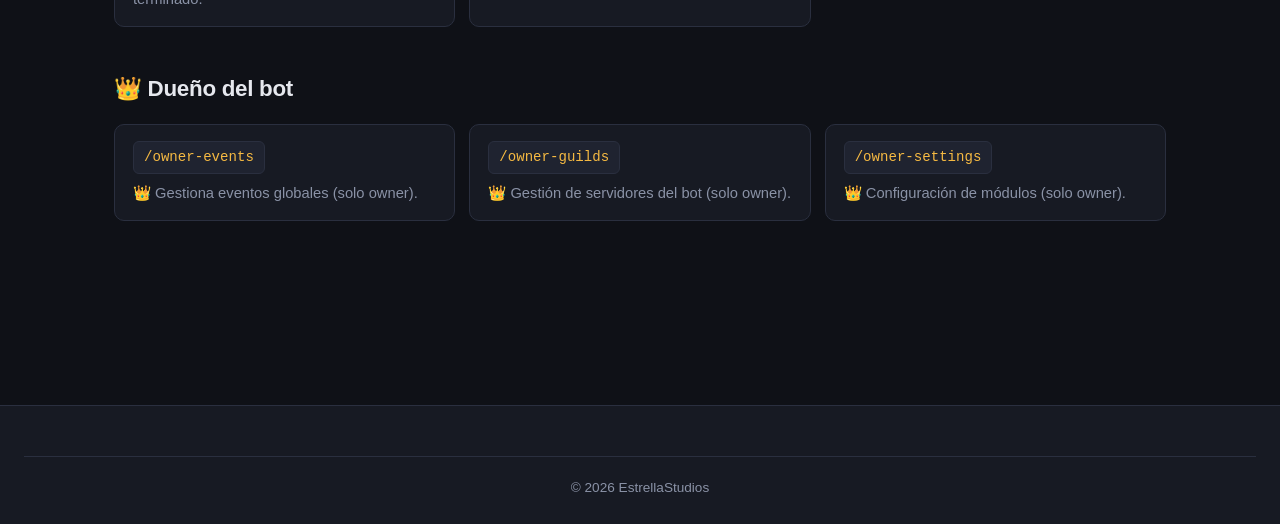
<file: bots/harin/commands.html>
<!DOCTYPE html>
<html lang="es">
<head>
    <meta charset="UTF-8">
    <meta name="viewport" content="width=device-width, initial-scale=1.0">
    <title>Comandos — Harin — EstrellaStudios</title>
    <meta name="description" content="Lista completa de comandos del bot Harin de EstrellaStudios, organizados por categorías.">
    <link rel="icon" href="../../assets/img/logo.png" type="image/png">
    <link rel="apple-touch-icon" href="../../assets/img/logo.png">
    <link rel="stylesheet" href="../../assets/css/style.css">
</head>
<body>
    <nav class="navbar">
        <div class="nav-container">
            <a href="../../index.html" class="brand">
                <img src="../../assets/img/logo.png" alt="EstrellaStudios" height="32">
                <span>EstrellaStudios</span>
            </a>
            <button class="nav-toggle" aria-label="Abrir menú" onclick="document.body.classList.toggle('nav-open')">☰</button>
            <ul class="nav-links">
                <li><a href="../../index.html">Inicio</a></li>
                <li><a href="../">Bots</a></li>
                <li><a href="index.html">Harin</a></li>
                <li><a href="commands.html" class="active">Comandos</a></li>
            </ul>
        </div>
    </nav>

    <header class="hero-bot">
        <div class="bot-header">
            <img src="../../assets/img/bots/harin.png" alt="Harin" class="bot-avatar"
                 onerror="this.style.display='none'">
            <div>
                <h1>Comandos de Harin</h1>
                <p class="tagline">Todos los comandos son slash commands (<code>/comando</code>)</p>
            </div>
        </div>
        <a href="https://discord.com/oauth2/authorize?client_id=786265734493503530"
           class="btn btn-primary" target="_blank" rel="noopener">
            Añadir a Discord
        </a>
    </header>

    <main class="container section">
        <div class="search-wrap">
            <input type="text" id="cmd-search" class="search-input" placeholder="🔍 Buscar comando... (ej. ban, daily, giveaway)">
        </div>

        <div class="filters" id="filters">
            <button class="filter-btn active" data-cat="all">Todos</button>
            <button class="filter-btn" data-cat="general">🌐 General</button>
            <button class="filter-btn" data-cat="admin">⚙️ Administración</button>
            <button class="filter-btn" data-cat="economy">💰 Economía</button>
            <button class="filter-btn" data-cat="mod">🛡️ Moderación</button>
            <button class="filter-btn" data-cat="levels">⭐ Niveles</button>
            <button class="filter-btn" data-cat="giveaways">🎁 Sorteos</button>
            <button class="filter-btn" data-cat="owner">👑 Dueño</button>
        </div>

        <p id="no-results" class="no-results" style="display:none;">No se encontraron comandos con ese criterio.</p>

        <section class="cmd-category" data-cat="general">
            <h2 class="cmd-title">🌐 General</h2>
            <div class="cmd-grid">
                <div class="cmd-card" data-name="avatar"><code class="cmd-name">/avatar</code><p>Muestra el avatar de un usuario.</p></div>
                <div class="cmd-card" data-name="banner"><code class="cmd-name">/banner</code><p>Muestra el banner de un usuario.</p></div>
                <div class="cmd-card" data-name="botinfo"><code class="cmd-name">/botinfo</code><p>Muestra información del bot.</p></div>
                <div class="cmd-card" data-name="channelinfo"><code class="cmd-name">/channelinfo</code><p>Muestra información detallada de un canal.</p></div>
                <div class="cmd-card" data-name="emojis"><code class="cmd-name">/emojis</code><p>Lista todos los emojis del servidor con sus IDs.</p></div>
                <div class="cmd-card" data-name="events"><code class="cmd-name">/events</code><p>📅 Muestra los eventos globales activos.</p></div>
                <div class="cmd-card" data-name="help"><code class="cmd-name">/help</code><p>Muestra la lista de comandos disponibles.</p></div>
                <div class="cmd-card" data-name="ping"><code class="cmd-name">/ping</code><p>Muestra la latencia del bot.</p></div>
                <div class="cmd-card" data-name="roleinfo"><code class="cmd-name">/roleinfo</code><p>Muestra información detallada de un rol.</p></div>
                <div class="cmd-card" data-name="servericon"><code class="cmd-name">/servericon</code><p>Muestra el icono del servidor.</p></div>
                <div class="cmd-card" data-name="serverinfo"><code class="cmd-name">/serverinfo</code><p>Muestra información detallada del servidor.</p></div>
                <div class="cmd-card" data-name="userinfo"><code class="cmd-name">/userinfo</code><p>Muestra información detallada de un usuario.</p></div>
            </div>
        </section>

        <section class="cmd-category" data-cat="admin">
            <h2 class="cmd-title">⚙️ Administración</h2>
            <div class="cmd-grid">
                <div class="cmd-card" data-name="config"><code class="cmd-name">/config</code><p>⚙️ Panel de configuración del servidor.</p></div>
                <div class="cmd-card" data-name="economyconfig"><code class="cmd-name">/economyconfig</code><p>Configura la economía de este servidor.</p></div>
                <div class="cmd-card" data-name="levelconfig"><code class="cmd-name">/levelconfig</code><p>Configura el sistema de niveles del servidor.</p></div>
                <div class="cmd-card" data-name="reset"><code class="cmd-name">/reset</code><p>Reinicia datos del servidor o de un usuario.</p></div>
                <div class="cmd-card" data-name="warnconfig"><code class="cmd-name">/warnconfig</code><p>Configura el sistema de warns del servidor.</p></div>
            </div>
        </section>

        <section class="cmd-category" data-cat="economy">
            <h2 class="cmd-title">💰 Economía</h2>
            <div class="cmd-grid">
                <div class="cmd-card" data-name="achievements"><code class="cmd-name">/achievements</code><p>Ver tus logros o los de otro usuario.</p></div>
                <div class="cmd-card" data-name="bank"><code class="cmd-name">/bank</code><p>Muestra tu balance bancario y en mano.</p></div>
                <div class="cmd-card" data-name="blackjack"><code class="cmd-name">/blackjack</code><p>Juega al Blackjack contra el bot.</p></div>
                <div class="cmd-card" data-name="coinflip"><code class="cmd-name">/coinflip</code><p>Apuesta a cara o cruz.</p></div>
                <div class="cmd-card" data-name="crime"><code class="cmd-name">/crime</code><p>Comete un crimen para ganar (o perder) dinero.</p></div>
                <div class="cmd-card" data-name="daily"><code class="cmd-name">/daily</code><p>Reclama tu recompensa diaria.</p></div>
                <div class="cmd-card" data-name="deposit"><code class="cmd-name">/deposit</code><p>Deposita dinero en el banco.</p></div>
                <div class="cmd-card" data-name="fish"><code class="cmd-name">/fish</code><p>🐟 Pesca para ganar coins.</p></div>
                <div class="cmd-card" data-name="horse-race"><code class="cmd-name">/horse-race</code><p>🐎 Crea una carrera de caballos interactiva.</p></div>
                <div class="cmd-card" data-name="mine"><code class="cmd-name">/mine</code><p>⛏️ Mina para encontrar minerales y ganar coins.</p></div>
                <div class="cmd-card" data-name="pay"><code class="cmd-name">/pay</code><p>Transfiere coins a otro usuario.</p></div>
                <div class="cmd-card" data-name="ranking"><code class="cmd-name">/ranking</code><p>Ranking semanal de coins ganados en este servidor.</p></div>
                <div class="cmd-card" data-name="rob"><code class="cmd-name">/rob</code><p>Intenta robarle coins a otro usuario.</p></div>
                <div class="cmd-card" data-name="slots"><code class="cmd-name">/slots</code><p>Juega a la tragamonedas.</p></div>
                <div class="cmd-card" data-name="top"><code class="cmd-name">/top</code><p>Top 10 usuarios más ricos del servidor.</p></div>
                <div class="cmd-card" data-name="upgrades"><code class="cmd-name">/upgrades</code><p>Compra mejoras para aumentar tus ganancias.</p></div>
                <div class="cmd-card" data-name="withdraw"><code class="cmd-name">/withdraw</code><p>Retira dinero del banco.</p></div>
                <div class="cmd-card" data-name="work"><code class="cmd-name">/work</code><p>Trabaja para ganar coins.</p></div>
            </div>
        </section>

        <section class="cmd-category" data-cat="mod">
            <h2 class="cmd-title">🛡️ Moderación</h2>
            <div class="cmd-grid">
                <div class="cmd-card" data-name="ban"><code class="cmd-name">/ban</code><p>Banea a un usuario del servidor.</p></div>
                <div class="cmd-card" data-name="clear"><code class="cmd-name">/clear</code><p>Borra mensajes de un canal.</p></div>
                <div class="cmd-card" data-name="kick"><code class="cmd-name">/kick</code><p>Expulsa a un usuario del servidor.</p></div>
                <div class="cmd-card" data-name="lock"><code class="cmd-name">/lock</code><p>Bloquea un canal para que nadie escriba.</p></div>
                <div class="cmd-card" data-name="modlog"><code class="cmd-name">/modlog</code><p>Muestra el historial de moderación de un usuario.</p></div>
                <div class="cmd-card" data-name="slowmode"><code class="cmd-name">/slowmode</code><p>Activa o desactiva el modo lento en un canal.</p></div>
                <div class="cmd-card" data-name="timeout"><code class="cmd-name">/timeout</code><p>Silencia temporalmente a un usuario.</p></div>
                <div class="cmd-card" data-name="unban"><code class="cmd-name">/unban</code><p>Desbanea a un usuario del servidor.</p></div>
                <div class="cmd-card" data-name="unlock"><code class="cmd-name">/unlock</code><p>Desbloquea un canal para que todos puedan escribir.</p></div>
                <div class="cmd-card" data-name="untimeout"><code class="cmd-name">/untimeout</code><p>Quita el timeout de un usuario.</p></div>
                <div class="cmd-card" data-name="warn"><code class="cmd-name">/warn</code><p>Advierte a un usuario.</p></div>
                <div class="cmd-card" data-name="warns"><code class="cmd-name">/warns</code><p>Gestiona las advertencias de un usuario.</p></div>
            </div>
        </section>

        <section class="cmd-category" data-cat="levels">
            <h2 class="cmd-title">⭐ Niveles</h2>
            <div class="cmd-grid">
                <div class="cmd-card" data-name="leaderboard"><code class="cmd-name">/leaderboard</code><p>🏆 Tabla de clasificación de niveles.</p></div>
                <div class="cmd-card" data-name="profile"><code class="cmd-name">/profile</code><p>👤 Muestra tu perfil o el de otro usuario.</p></div>
                <div class="cmd-card" data-name="rank"><code class="cmd-name">/rank</code><p>Muestra tu progreso de nivel.</p></div>
            </div>
        </section>

        <section class="cmd-category" data-cat="giveaways">
            <h2 class="cmd-title">🎁 Sorteos</h2>
            <div class="cmd-grid">
                <div class="cmd-card" data-name="giveaway-delete"><code class="cmd-name">/giveaway-delete</code><p>🗑️ Cancela un sorteo sin dar ganador.</p></div>
                <div class="cmd-card" data-name="giveaway-end"><code class="cmd-name">/giveaway-end</code><p>Termina un sorteo manualmente.</p></div>
                <div class="cmd-card" data-name="giveaway-list"><code class="cmd-name">/giveaway-list</code><p>📋 Lista los sorteos activos del servidor.</p></div>
                <div class="cmd-card" data-name="giveaway-reroll"><code class="cmd-name">/giveaway-reroll</code><p>Elige un nuevo ganador de un sorteo terminado.</p></div>
                <div class="cmd-card" data-name="giveaway"><code class="cmd-name">/giveaway</code><p>Crea un sorteo en el servidor.</p></div>
            </div>
        </section>

        <section class="cmd-category" data-cat="owner">
            <h2 class="cmd-title">👑 Dueño del bot</h2>
            <div class="cmd-grid">
                <div class="cmd-card" data-name="owner-events"><code class="cmd-name">/owner-events</code><p>👑 Gestiona eventos globales (solo owner).</p></div>
                <div class="cmd-card" data-name="owner-guilds"><code class="cmd-name">/owner-guilds</code><p>👑 Gestión de servidores del bot (solo owner).</p></div>
                <div class="cmd-card" data-name="owner-settings"><code class="cmd-name">/owner-settings</code><p>👑 Configuración de módulos (solo owner).</p></div>
            </div>
        </section>
    </main>

    <footer class="footer">
        <div class="footer-bottom">© 2026 EstrellaStudios</div>
    </footer>
    <script src="../../assets/js/main.js"></script>
    <script>
        (function() {
            const searchInput = document.getElementById('cmd-search');
            const filterBtns = document.querySelectorAll('.filter-btn');
            const categories = document.querySelectorAll('.cmd-category');
            const noResults = document.getElementById('no-results');
            let activeCat = 'all';

            function updateVisibility() {
                const q = searchInput.value.toLowerCase().trim();
                let totalVisible = 0;

                categories.forEach(cat => {
                    const catId = cat.dataset.cat;
                    const catMatch = (activeCat === 'all' || activeCat === catId);
                    let catVisible = 0;

                    cat.querySelectorAll('.cmd-card').forEach(card => {
                        const name = card.dataset.name.toLowerCase();
                        const text = card.textContent.toLowerCase();
                        const match = (q === '' || name.includes(q) || text.includes(q));
                        const show = catMatch && match;
                        card.style.display = show ? '' : 'none';
                        if (show) { catVisible++; totalVisible++; }
                    });

                    cat.style.display = catVisible > 0 ? '' : 'none';
                });

                noResults.style.display = totalVisible === 0 ? 'block' : 'none';
            }

            searchInput.addEventListener('input', updateVisibility);

            filterBtns.forEach(btn => {
                btn.addEventListener('click', () => {
                    filterBtns.forEach(b => b.classList.remove('active'));
                    btn.classList.add('active');
                    activeCat = btn.dataset.cat;
                    updateVisibility();
                });
            });

            updateVisibility();
        })();
    </script>
</body>
</html>
</file>
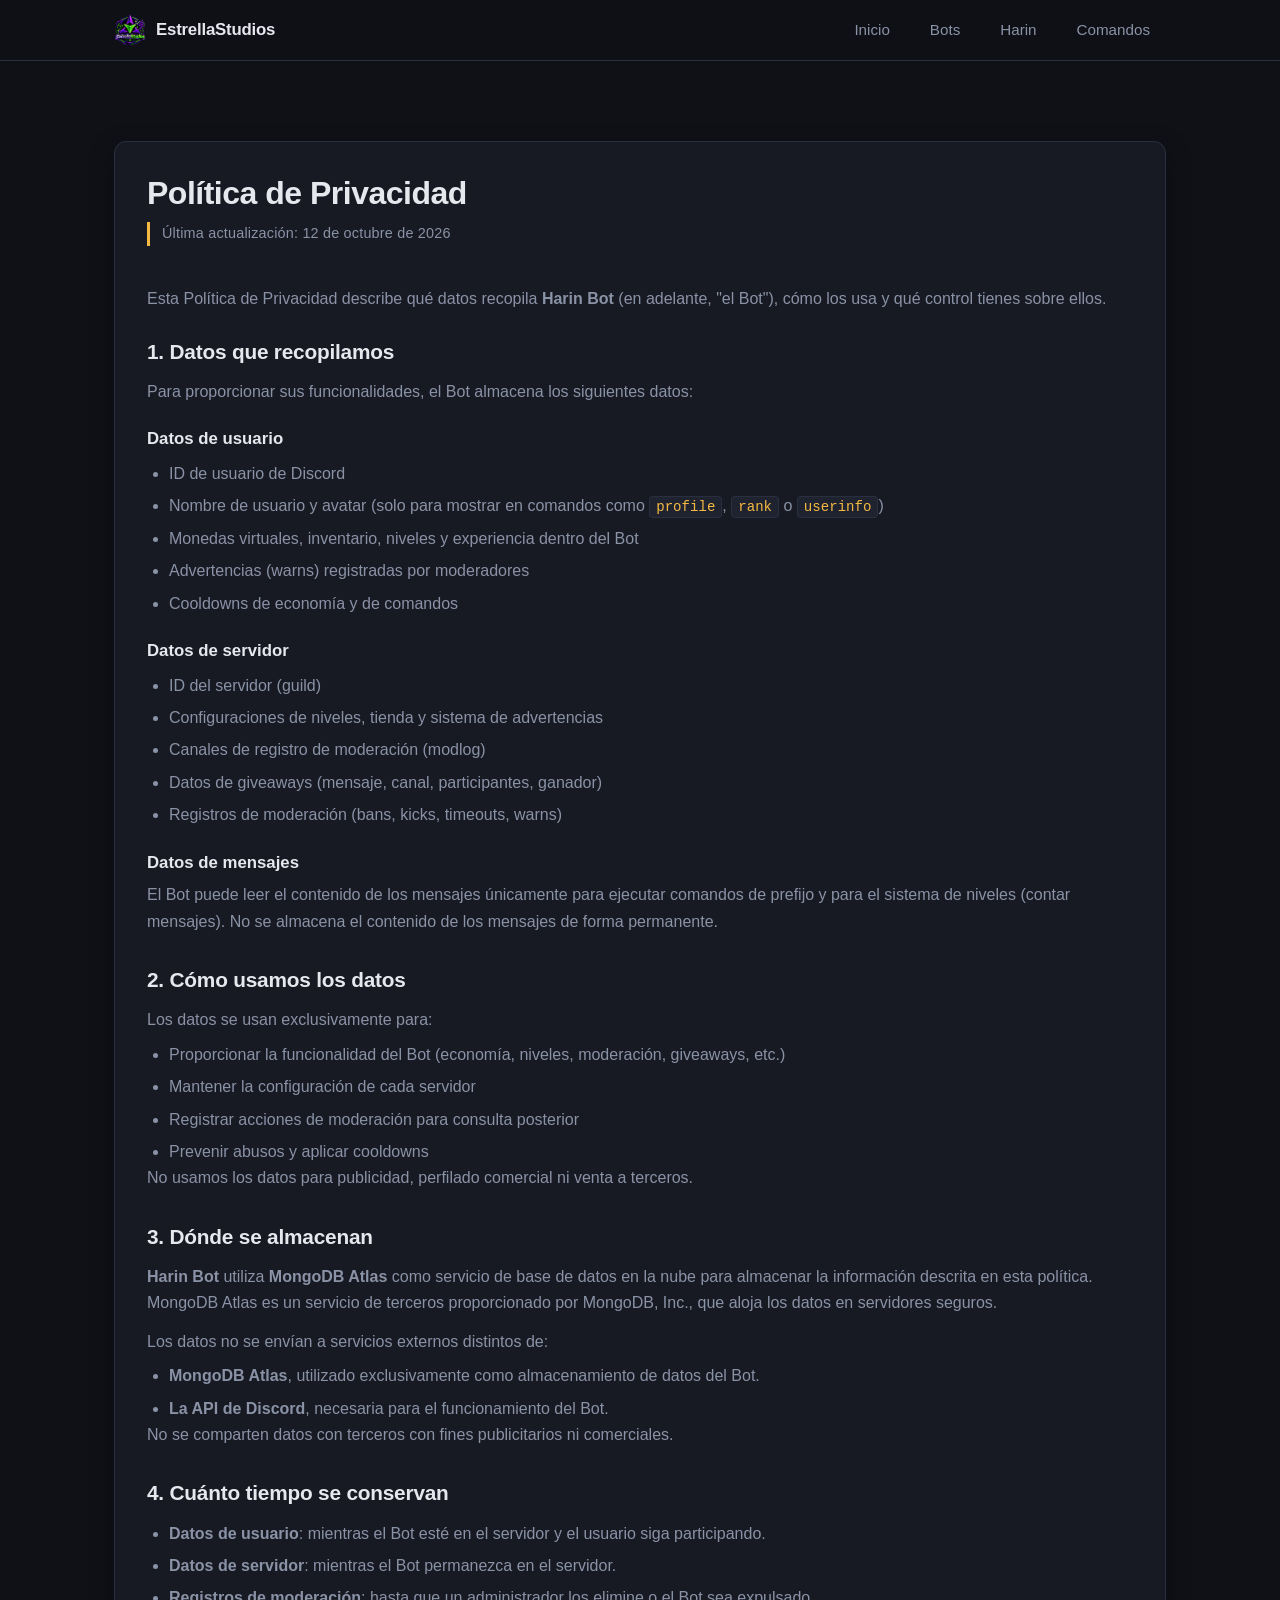
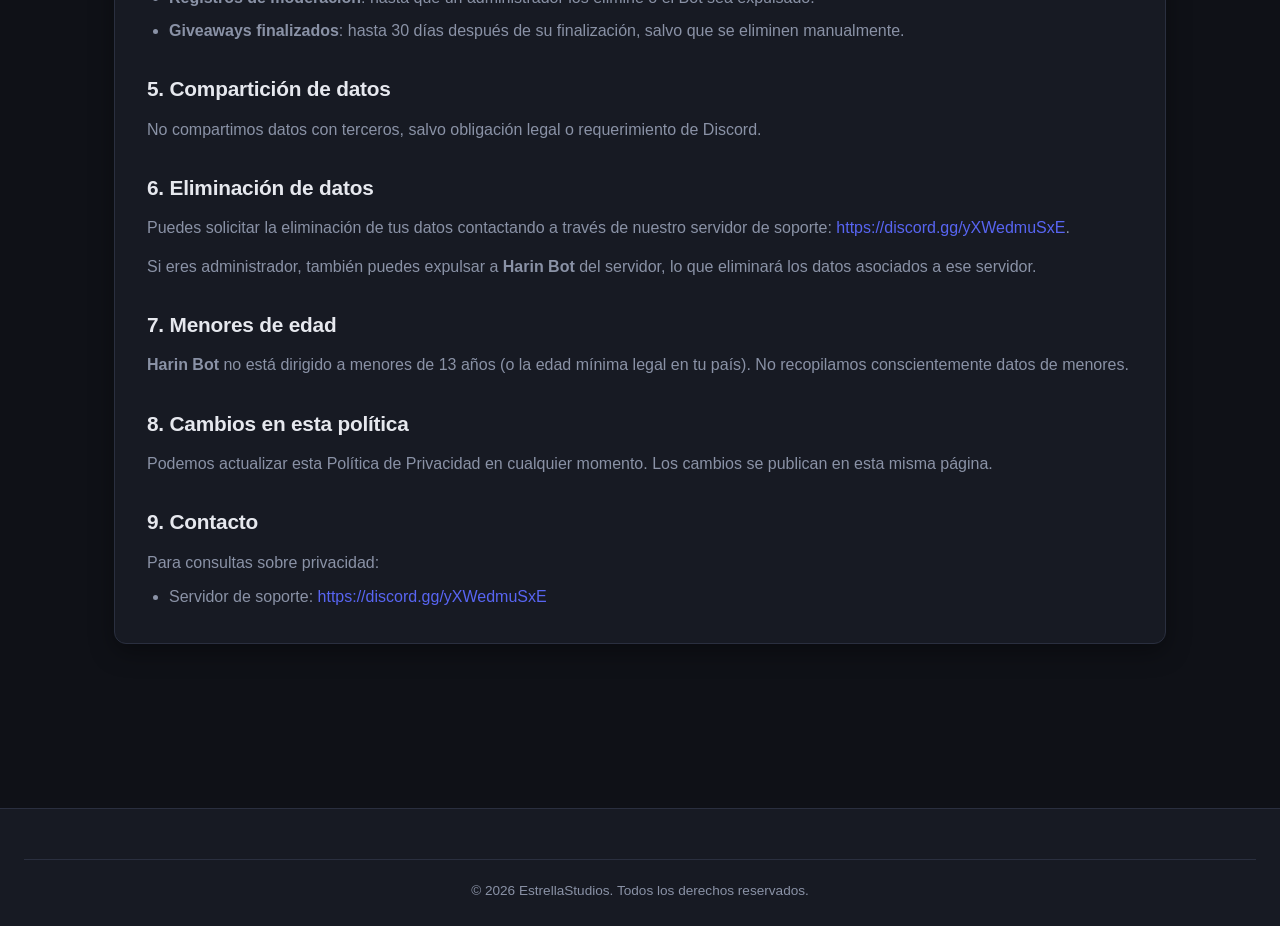
<file: bots/harin/privacy.html>
<!DOCTYPE html>
<html lang="es">
<head>
    <meta charset="UTF-8">
    <meta name="viewport" content="width=device-width, initial-scale=1.0">
    <title>Política de Privacidad — Harin — EstrellaStudios</title>
    <meta name="description" content="Política de Privacidad del bot Harin de EstrellaStudios. Conoce qué datos recopilamos, cómo los usamos y cómo eliminarlos.">
    <link rel="icon" href="../../assets/img/logo.png" type="image/png">
    <link rel="apple-touch-icon" href="../../assets/img/logo.png">
    <link rel="stylesheet" href="../../assets/css/style.css">
</head>
<body>
    <nav class="navbar">
        <div class="nav-container">
            <a href="../../index.html" class="brand">
                <img src="../../assets/img/logo.png" alt="EstrellaStudios" height="32">
                <span>EstrellaStudios</span>
            </a>
            <button class="nav-toggle" aria-label="Abrir menú" onclick="document.body.classList.toggle('nav-open')">☰</button>
            <ul class="nav-links">
                <li><a href="../../index.html">Inicio</a></li>
                <li><a href="../">Bots</a></li>
                <li><a href="index.html">Harin</a></li>
                <li><a href="commands.html">Comandos</a></li>
            </ul>
        </div>
    </nav>

    <main class="container section">
        <article class="card">
            <h1>Política de Privacidad</h1>
            <p class="last-updated">Última actualización: <time datetime="2026-10-12">12 de octubre de 2026</time></p>

            <p>
                Esta Política de Privacidad describe qué datos recopila <strong>Harin Bot</strong>
                (en adelante, "el Bot"), cómo los usa y qué control tienes sobre ellos.
            </p>

            <h2>1. Datos que recopilamos</h2>
            <p>Para proporcionar sus funcionalidades, el Bot almacena los siguientes datos:</p>

            <h3>Datos de usuario</h3>
            <ul>
                <li>ID de usuario de Discord</li>
                <li>Nombre de usuario y avatar (solo para mostrar en comandos como <code>profile</code>, <code>rank</code> o <code>userinfo</code>)</li>
                <li>Monedas virtuales, inventario, niveles y experiencia dentro del Bot</li>
                <li>Advertencias (warns) registradas por moderadores</li>
                <li>Cooldowns de economía y de comandos</li>
            </ul>

            <h3>Datos de servidor</h3>
            <ul>
                <li>ID del servidor (guild)</li>
                <li>Configuraciones de niveles, tienda y sistema de advertencias</li>
                <li>Canales de registro de moderación (modlog)</li>
                <li>Datos de giveaways (mensaje, canal, participantes, ganador)</li>
                <li>Registros de moderación (bans, kicks, timeouts, warns)</li>
            </ul>

            <h3>Datos de mensajes</h3>
            <p>
                El Bot puede leer el contenido de los mensajes únicamente para ejecutar comandos
                de prefijo y para el sistema de niveles (contar mensajes). No se almacena el
                contenido de los mensajes de forma permanente.
            </p>

            <h2>2. Cómo usamos los datos</h2>
            <p>Los datos se usan exclusivamente para:</p>
            <ul>
                <li>Proporcionar la funcionalidad del Bot (economía, niveles, moderación, giveaways, etc.)</li>
                <li>Mantener la configuración de cada servidor</li>
                <li>Registrar acciones de moderación para consulta posterior</li>
                <li>Prevenir abusos y aplicar cooldowns</li>
            </ul>
            <p>No usamos los datos para publicidad, perfilado comercial ni venta a terceros.</p>

            <h2>3. Dónde se almacenan</h2>
            <p>
                <strong>Harin Bot</strong> utiliza <strong>MongoDB Atlas</strong> como servicio
                de base de datos en la nube para almacenar la información descrita en esta política.
                MongoDB Atlas es un servicio de terceros proporcionado por MongoDB, Inc., que aloja
                los datos en servidores seguros.
            </p>
            <p>Los datos no se envían a servicios externos distintos de:</p>
            <ul>
                <li><strong>MongoDB Atlas</strong>, utilizado exclusivamente como almacenamiento de datos del Bot.</li>
                <li><strong>La API de Discord</strong>, necesaria para el funcionamiento del Bot.</li>
            </ul>
            <p>No se comparten datos con terceros con fines publicitarios ni comerciales.</p>

            <h2>4. Cuánto tiempo se conservan</h2>
            <ul>
                <li><strong>Datos de usuario</strong>: mientras el Bot esté en el servidor y el usuario siga participando.</li>
                <li><strong>Datos de servidor</strong>: mientras el Bot permanezca en el servidor.</li>
                <li><strong>Registros de moderación</strong>: hasta que un administrador los elimine o el Bot sea expulsado.</li>
                <li><strong>Giveaways finalizados</strong>: hasta 30 días después de su finalización, salvo que se eliminen manualmente.</li>
            </ul>

            <h2>5. Compartición de datos</h2>
            <p>No compartimos datos con terceros, salvo obligación legal o requerimiento de Discord.</p>

            <h2>6. Eliminación de datos</h2>
            <p>
                Puedes solicitar la eliminación de tus datos contactando a través de nuestro
                servidor de soporte:
                <a href="https://discord.gg/yXWedmuSxE" target="_blank" rel="noopener">https://discord.gg/yXWedmuSxE</a>.
            </p>
            <p>
                Si eres administrador, también puedes expulsar a <strong>Harin Bot</strong> del
                servidor, lo que eliminará los datos asociados a ese servidor.
            </p>

            <h2>7. Menores de edad</h2>
            <p>
                <strong>Harin Bot</strong> no está dirigido a menores de 13 años (o la edad mínima
                legal en tu país). No recopilamos conscientemente datos de menores.
            </p>

            <h2>8. Cambios en esta política</h2>
            <p>
                Podemos actualizar esta Política de Privacidad en cualquier momento. Los cambios
                se publican en esta misma página.
            </p>

            <h2>9. Contacto</h2>
            <p>Para consultas sobre privacidad:</p>
            <ul>
                <li>Servidor de soporte: <a href="https://discord.gg/yXWedmuSxE" target="_blank" rel="noopener">https://discord.gg/yXWedmuSxE</a></li>
            </ul>
        </article>
    </main>

    <footer class="footer">
        <div class="footer-bottom">© 2026 EstrellaStudios. Todos los derechos reservados.</div>
    </footer>
    <script src="../../assets/js/main.js"></script>
</body>
</html>
</file>
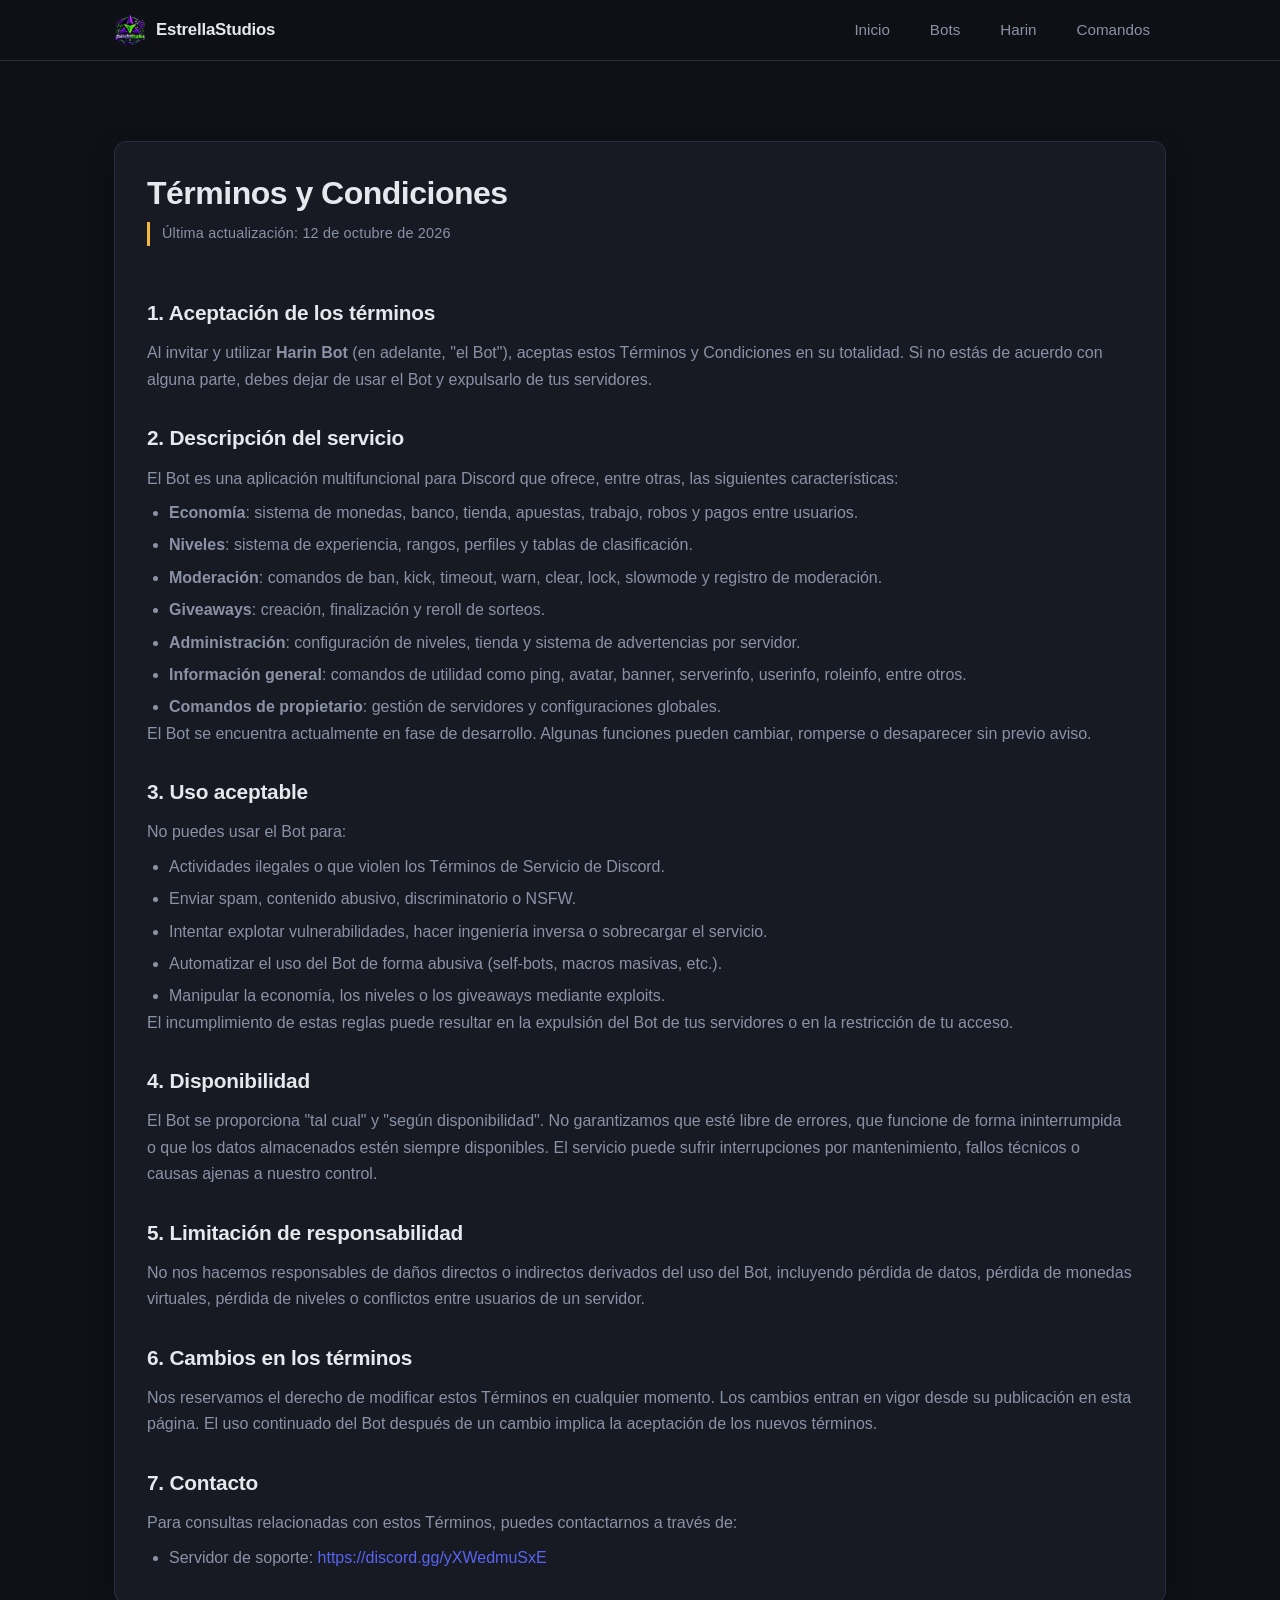
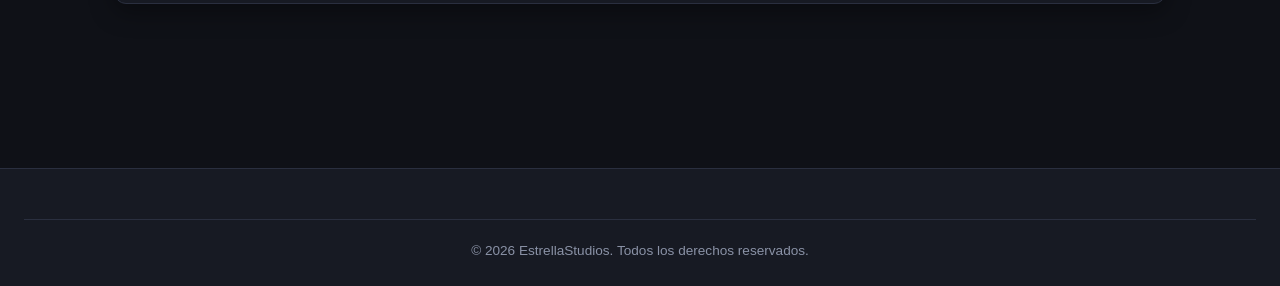
<file: bots/harin/terms.html>
<!DOCTYPE html>
<html lang="es">
<head>
    <meta charset="UTF-8">
    <meta name="viewport" content="width=device-width, initial-scale=1.0">
    <title>Términos y Condiciones — Harin — EstrellaStudios</title>
    <meta name="description" content="Términos y Condiciones del bot Harin de EstrellaStudios. Reglas, uso aceptable y limitaciones del servicio.">
    <link rel="icon" href="../../assets/img/logo.png" type="image/png">
    <link rel="apple-touch-icon" href="../../assets/img/logo.png">
    <link rel="stylesheet" href="../../assets/css/style.css">
</head>
<body>
    <nav class="navbar">
        <div class="nav-container">
            <a href="../../index.html" class="brand">
                <img src="../../assets/img/logo.png" alt="EstrellaStudios" height="32">
                <span>EstrellaStudios</span>
            </a>
            <button class="nav-toggle" aria-label="Abrir menú" onclick="document.body.classList.toggle('nav-open')">☰</button>
            <ul class="nav-links">
                <li><a href="../../index.html">Inicio</a></li>
                <li><a href="../">Bots</a></li>
                <li><a href="index.html">Harin</a></li>
                <li><a href="commands.html">Comandos</a></li>
            </ul>
        </div>
    </nav>

    <main class="container section">
        <article class="card">
            <h1>Términos y Condiciones</h1>
            <p class="last-updated">Última actualización: <time datetime="2026-10-12">12 de octubre de 2026</time></p>

            <h2>1. Aceptación de los términos</h2>
            <p>
                Al invitar y utilizar <strong>Harin Bot</strong> (en adelante, "el Bot"), aceptas
                estos Términos y Condiciones en su totalidad. Si no estás de acuerdo con alguna
                parte, debes dejar de usar el Bot y expulsarlo de tus servidores.
            </p>

            <h2>2. Descripción del servicio</h2>
            <p>
                El Bot es una aplicación multifuncional para Discord que ofrece, entre otras,
                las siguientes características:
            </p>
            <ul>
                <li><strong>Economía</strong>: sistema de monedas, banco, tienda, apuestas, trabajo, robos y pagos entre usuarios.</li>
                <li><strong>Niveles</strong>: sistema de experiencia, rangos, perfiles y tablas de clasificación.</li>
                <li><strong>Moderación</strong>: comandos de ban, kick, timeout, warn, clear, lock, slowmode y registro de moderación.</li>
                <li><strong>Giveaways</strong>: creación, finalización y reroll de sorteos.</li>
                <li><strong>Administración</strong>: configuración de niveles, tienda y sistema de advertencias por servidor.</li>
                <li><strong>Información general</strong>: comandos de utilidad como ping, avatar, banner, serverinfo, userinfo, roleinfo, entre otros.</li>
                <li><strong>Comandos de propietario</strong>: gestión de servidores y configuraciones globales.</li>
            </ul>
            <p>
                El Bot se encuentra actualmente en fase de desarrollo. Algunas funciones pueden
                cambiar, romperse o desaparecer sin previo aviso.
            </p>

            <h2>3. Uso aceptable</h2>
            <p>No puedes usar el Bot para:</p>
            <ul>
                <li>Actividades ilegales o que violen los Términos de Servicio de Discord.</li>
                <li>Enviar spam, contenido abusivo, discriminatorio o NSFW.</li>
                <li>Intentar explotar vulnerabilidades, hacer ingeniería inversa o sobrecargar el servicio.</li>
                <li>Automatizar el uso del Bot de forma abusiva (self-bots, macros masivas, etc.).</li>
                <li>Manipular la economía, los niveles o los giveaways mediante exploits.</li>
            </ul>
            <p>
                El incumplimiento de estas reglas puede resultar en la expulsión del Bot de tus
                servidores o en la restricción de tu acceso.
            </p>

            <h2>4. Disponibilidad</h2>
            <p>
                El Bot se proporciona "tal cual" y "según disponibilidad". No garantizamos que
                esté libre de errores, que funcione de forma ininterrumpida o que los datos
                almacenados estén siempre disponibles. El servicio puede sufrir interrupciones
                por mantenimiento, fallos técnicos o causas ajenas a nuestro control.
            </p>

            <h2>5. Limitación de responsabilidad</h2>
            <p>
                No nos hacemos responsables de daños directos o indirectos derivados del uso del
                Bot, incluyendo pérdida de datos, pérdida de monedas virtuales, pérdida de niveles
                o conflictos entre usuarios de un servidor.
            </p>

            <h2>6. Cambios en los términos</h2>
            <p>
                Nos reservamos el derecho de modificar estos Términos en cualquier momento. Los
                cambios entran en vigor desde su publicación en esta página. El uso continuado
                del Bot después de un cambio implica la aceptación de los nuevos términos.
            </p>

            <h2>7. Contacto</h2>
            <p>Para consultas relacionadas con estos Términos, puedes contactarnos a través de:</p>
            <ul>
                <li>Servidor de soporte: <a href="https://discord.gg/yXWedmuSxE" target="_blank" rel="noopener">https://discord.gg/yXWedmuSxE</a></li>
            </ul>
        </article>
    </main>

    <footer class="footer">
        <div class="footer-bottom">© 2026 EstrellaStudios. Todos los derechos reservados.</div>
    </footer>
    <script src="../../assets/js/main.js"></script>
</body>
</html>
</file>
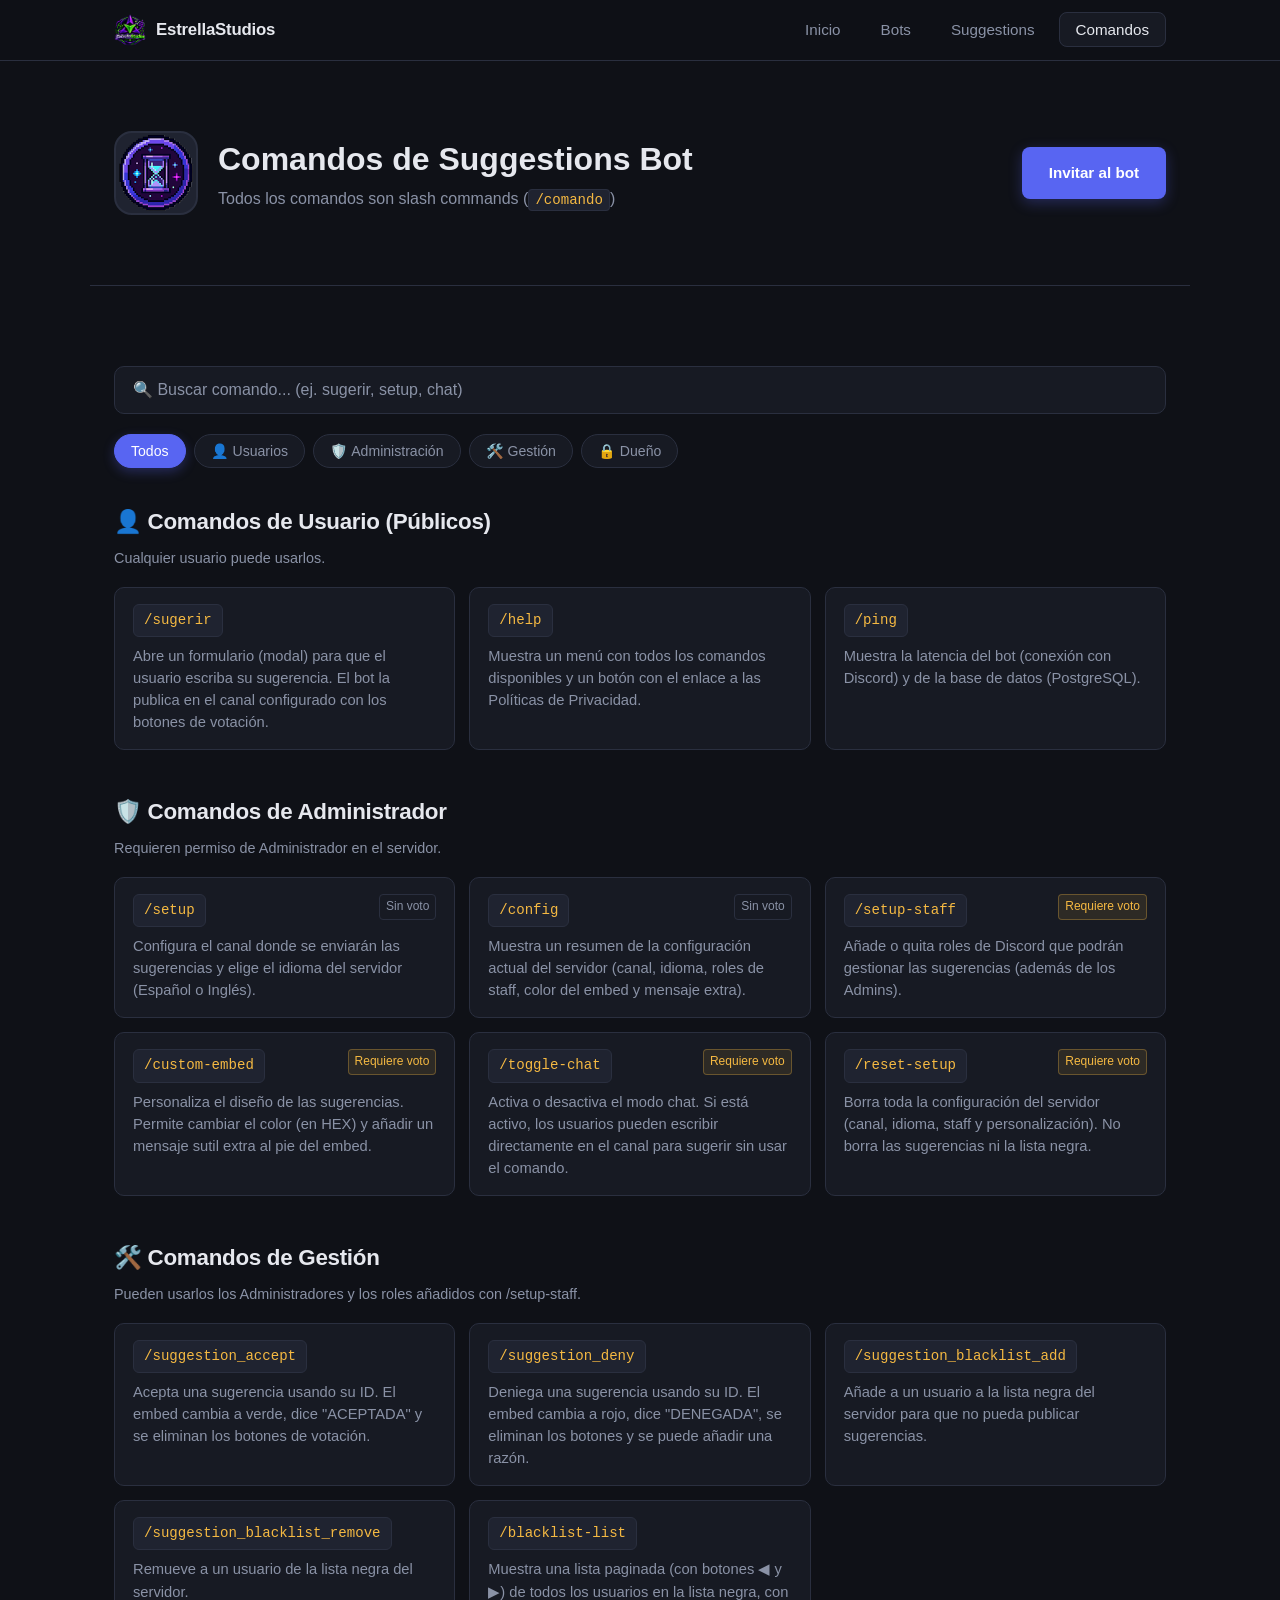
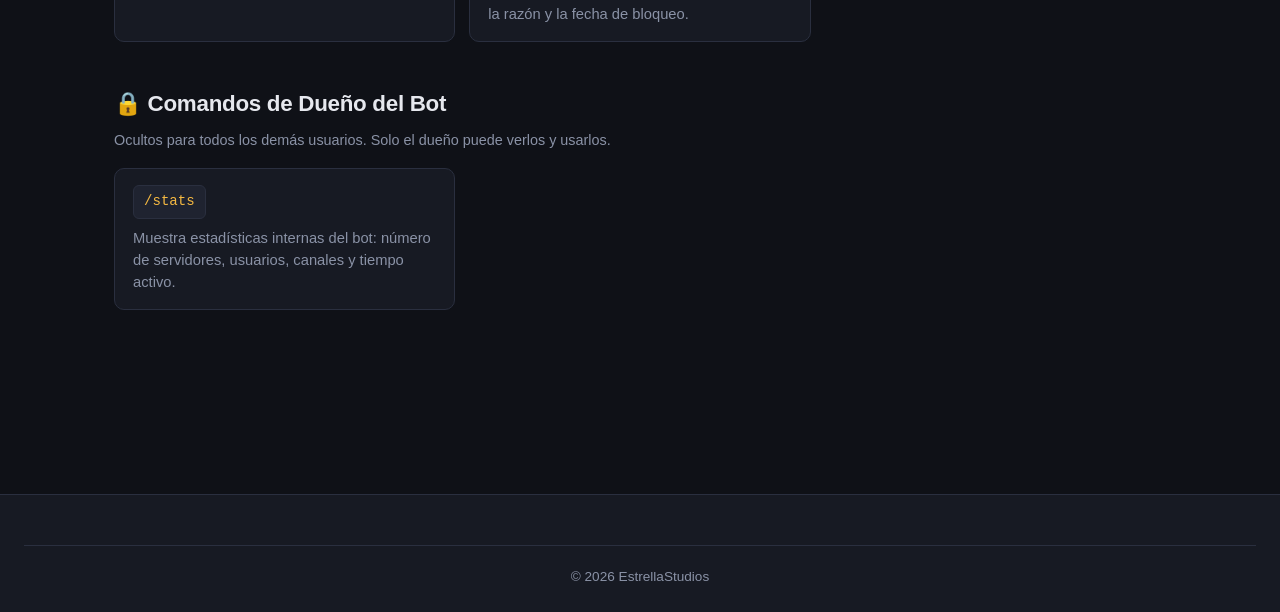
<file: bots/suggestions/commands.html>
<!DOCTYPE html>
<html lang="es">
<head>
    <meta charset="UTF-8">
    <meta name="viewport" content="width=device-width, initial-scale=1.0">
    <title>Comandos — Suggestions Bot — EstrellaStudios</title>
    <meta name="description" content="Lista completa de comandos del bot de sugerencias de EstrellaStudios.">
    <link rel="icon" href="../../assets/img/logo.png" type="image/png">
    <link rel="apple-touch-icon" href="../../assets/img/logo.png">
    <link rel="stylesheet" href="../../assets/css/style.css">
</head>
<body>
    <nav class="navbar">
        <div class="nav-container">
            <a href="../../index.html" class="brand">
                <img src="../../assets/img/logo.png" alt="EstrellaStudios" height="32">
                <span>EstrellaStudios</span>
            </a>
            <button class="nav-toggle" aria-label="Abrir menú" onclick="document.body.classList.toggle('nav-open')">☰</button>
            <ul class="nav-links">
                <li><a href="../../index.html">Inicio</a></li>
                <li><a href="../">Bots</a></li>
                <li><a href="index.html">Suggestions</a></li>
                <li><a href="commands.html" class="active">Comandos</a></li>
            </ul>
        </div>
    </nav>

    <header class="hero-bot">
        <div class="bot-header">
            <img src="../../assets/img/bots/suggestions.png" alt="Suggestions Bot" class="bot-avatar"
                 onerror="this.style.display='none'">
            <div>
                <h1>Comandos de Suggestions Bot</h1>
                <p class="tagline">Todos los comandos son slash commands (<code>/comando</code>)</p>
            </div>
        </div>
        <a href="https://discord.com/oauth2/authorize?client_id=1244043863379808328&scope=bot%20applications.commands"
           class="btn btn-primary" target="_blank" rel="noopener">
            Invitar al bot
        </a>
    </header>

    <main class="container section">
        <div class="search-wrap">
            <input type="text" id="cmd-search" class="search-input" placeholder="🔍 Buscar comando... (ej. sugerir, setup, chat)">
        </div>

        <div class="filters" id="filters">
            <button class="filter-btn active" data-cat="all">Todos</button>
            <button class="filter-btn" data-cat="users">👤 Usuarios</button>
            <button class="filter-btn" data-cat="admin">🛡️ Administración</button>
            <button class="filter-btn" data-cat="management">🛠️ Gestión</button>
            <button class="filter-btn" data-cat="owner">🔒 Dueño</button>
        </div>

        <p id="no-results" class="no-results" style="display:none;">No se encontraron comandos con ese criterio.</p>

        <!-- COMANDOS DE USUARIO -->
        <section class="cmd-category" data-cat="users">
            <h2 class="cmd-title">👤 Comandos de Usuario (Públicos)</h2>
            <p class="section-subtitle" style="margin-top:-10px; margin-bottom:16px; font-size:0.9rem;">Cualquier usuario puede usarlos.</p>
            <div class="cmd-grid">
                <div class="cmd-card" data-name="sugerir suggest">
                    <code class="cmd-name">/sugerir</code>
                    <p>Abre un formulario (modal) para que el usuario escriba su sugerencia. El bot la publica en el canal configurado con los botones de votación.</p>
                </div>
                <div class="cmd-card" data-name="help">
                    <code class="cmd-name">/help</code>
                    <p>Muestra un menú con todos los comandos disponibles y un botón con el enlace a las Políticas de Privacidad.</p>
                </div>
                <div class="cmd-card" data-name="ping">
                    <code class="cmd-name">/ping</code>
                    <p>Muestra la latencia del bot (conexión con Discord) y de la base de datos (PostgreSQL).</p>
                </div>
            </div>
        </section>

        <!-- COMANDOS DE ADMINISTRACIÓN -->
        <section class="cmd-category" data-cat="admin">
            <h2 class="cmd-title">🛡️ Comandos de Administrador</h2>
            <p class="section-subtitle" style="margin-top:-10px; margin-bottom:16px; font-size:0.9rem;">Requieren permiso de Administrador en el servidor.</p>
            <div class="cmd-grid">
                <div class="cmd-card" data-name="setup">
                    <div style="display:flex; justify-content:space-between; align-items:start;">
                        <code class="cmd-name">/setup</code>
                        <span style="font-size:0.75rem; color:var(--color-muted); border:1px solid var(--color-border); padding:2px 6px; border-radius:4px;">Sin voto</span>
                    </div>
                    <p>Configura el canal donde se enviarán las sugerencias y elige el idioma del servidor (Español o Inglés).</p>
                </div>
                <div class="cmd-card" data-name="config">
                    <div style="display:flex; justify-content:space-between; align-items:start;">
                        <code class="cmd-name">/config</code>
                        <span style="font-size:0.75rem; color:var(--color-muted); border:1px solid var(--color-border); padding:2px 6px; border-radius:4px;">Sin voto</span>
                    </div>
                    <p>Muestra un resumen de la configuración actual del servidor (canal, idioma, roles de staff, color del embed y mensaje extra).</p>
                </div>
                <div class="cmd-card" data-name="setup-staff">
                    <div style="display:flex; justify-content:space-between; align-items:start;">
                        <code class="cmd-name">/setup-staff</code>
                        <span style="font-size:0.75rem; color:var(--color-accent); border:1px solid rgba(245,185,66,.3); padding:2px 6px; border-radius:4px; background:rgba(245,185,66,.1);">Requiere voto</span>
                    </div>
                    <p>Añade o quita roles de Discord que podrán gestionar las sugerencias (además de los Admins).</p>
                </div>
                <div class="cmd-card" data-name="custom-embed">
                    <div style="display:flex; justify-content:space-between; align-items:start;">
                        <code class="cmd-name">/custom-embed</code>
                        <span style="font-size:0.75rem; color:var(--color-accent); border:1px solid rgba(245,185,66,.3); padding:2px 6px; border-radius:4px; background:rgba(245,185,66,.1);">Requiere voto</span>
                    </div>
                    <p>Personaliza el diseño de las sugerencias. Permite cambiar el color (en HEX) y añadir un mensaje sutil extra al pie del embed.</p>
                </div>
                <div class="cmd-card" data-name="toggle-chat">
                    <div style="display:flex; justify-content:space-between; align-items:start;">
                        <code class="cmd-name">/toggle-chat</code>
                        <span style="font-size:0.75rem; color:var(--color-accent); border:1px solid rgba(245,185,66,.3); padding:2px 6px; border-radius:4px; background:rgba(245,185,66,.1);">Requiere voto</span>
                    </div>
                    <p>Activa o desactiva el modo chat. Si está activo, los usuarios pueden escribir directamente en el canal para sugerir sin usar el comando.</p>
                </div>
                <div class="cmd-card" data-name="reset-setup">
                    <div style="display:flex; justify-content:space-between; align-items:start;">
                        <code class="cmd-name">/reset-setup</code>
                        <span style="font-size:0.75rem; color:var(--color-accent); border:1px solid rgba(245,185,66,.3); padding:2px 6px; border-radius:4px; background:rgba(245,185,66,.1);">Requiere voto</span>
                    </div>
                    <p>Borra toda la configuración del servidor (canal, idioma, staff y personalización). No borra las sugerencias ni la lista negra.</p>
                </div>
            </div>
        </section>

        <!-- COMANDOS DE GESTIÓN -->
        <section class="cmd-category" data-cat="management">
            <h2 class="cmd-title">🛠️ Comandos de Gestión</h2>
            <p class="section-subtitle" style="margin-top:-10px; margin-bottom:16px; font-size:0.9rem;">Pueden usarlos los Administradores y los roles añadidos con /setup-staff.</p>
            <div class="cmd-grid">
                <div class="cmd-card" data-name="suggestion_accept">
                    <code class="cmd-name">/suggestion_accept</code>
                    <p>Acepta una sugerencia usando su ID. El embed cambia a verde, dice "ACEPTADA" y se eliminan los botones de votación.</p>
                </div>
                <div class="cmd-card" data-name="suggestion_deny">
                    <code class="cmd-name">/suggestion_deny</code>
                    <p>Deniega una sugerencia usando su ID. El embed cambia a rojo, dice "DENEGADA", se eliminan los botones y se puede añadir una razón.</p>
                </div>
                <div class="cmd-card" data-name="suggestion_blacklist_add">
                    <code class="cmd-name">/suggestion_blacklist_add</code>
                    <p>Añade a un usuario a la lista negra del servidor para que no pueda publicar sugerencias.</p>
                </div>
                <div class="cmd-card" data-name="suggestion_blacklist_remove">
                    <code class="cmd-name">/suggestion_blacklist_remove</code>
                    <p>Remueve a un usuario de la lista negra del servidor.</p>
                </div>
                <div class="cmd-card" data-name="blacklist-list">
                    <code class="cmd-name">/blacklist-list</code>
                    <p>Muestra una lista paginada (con botones ◀ y ▶) de todos los usuarios en la lista negra, con la razón y la fecha de bloqueo.</p>
                </div>
            </div>
        </section>

        <!-- COMANDOS DE DUEÑO -->
        <section class="cmd-category" data-cat="owner">
            <h2 class="cmd-title">🔒 Comandos de Dueño del Bot</h2>
            <p class="section-subtitle" style="margin-top:-10px; margin-bottom:16px; font-size:0.9rem;">Ocultos para todos los demás usuarios. Solo el dueño puede verlos y usarlos.</p>
            <div class="cmd-grid">
                <div class="cmd-card" data-name="stats">
                    <code class="cmd-name">/stats</code>
                    <p>Muestra estadísticas internas del bot: número de servidores, usuarios, canales y tiempo activo.</p>
                </div>
            </div>
        </section>
    </main>

    <footer class="footer">
        <div class="footer-bottom">© 2026 EstrellaStudios</div>
    </footer>
    <script src="../../assets/js/main.js"></script>
    <script>
        (function() {
            const searchInput = document.getElementById('cmd-search');
            const filterBtns = document.querySelectorAll('.filter-btn');
            const categories = document.querySelectorAll('.cmd-category');
            const noResults = document.getElementById('no-results');
            let activeCat = 'all';

            function updateVisibility() {
                const q = searchInput.value.toLowerCase().trim();
                let totalVisible = 0;

                categories.forEach(cat => {
                    const catId = cat.dataset.cat;
                    const catMatch = (activeCat === 'all' || activeCat === catId);
                    let catVisible = 0;

                    cat.querySelectorAll('.cmd-card').forEach(card => {
                        const name = card.dataset.name.toLowerCase();
                        const text = card.textContent.toLowerCase();
                        const match = (q === '' || name.includes(q) || text.includes(q));
                        const show = catMatch && match;
                        card.style.display = show ? '' : 'none';
                        if (show) { catVisible++; totalVisible++; }
                    });

                    cat.style.display = catVisible > 0 ? '' : 'none';
                });

                noResults.style.display = totalVisible === 0 ? 'block' : 'none';
            }

            searchInput.addEventListener('input', updateVisibility);

            filterBtns.forEach(btn => {
                btn.addEventListener('click', () => {
                    filterBtns.forEach(b => b.classList.remove('active'));
                    btn.classList.add('active');
                    activeCat = btn.dataset.cat;
                    updateVisibility();
                });
            });

            updateVisibility();
        })();
    </script>
</body>
</html>
</file>
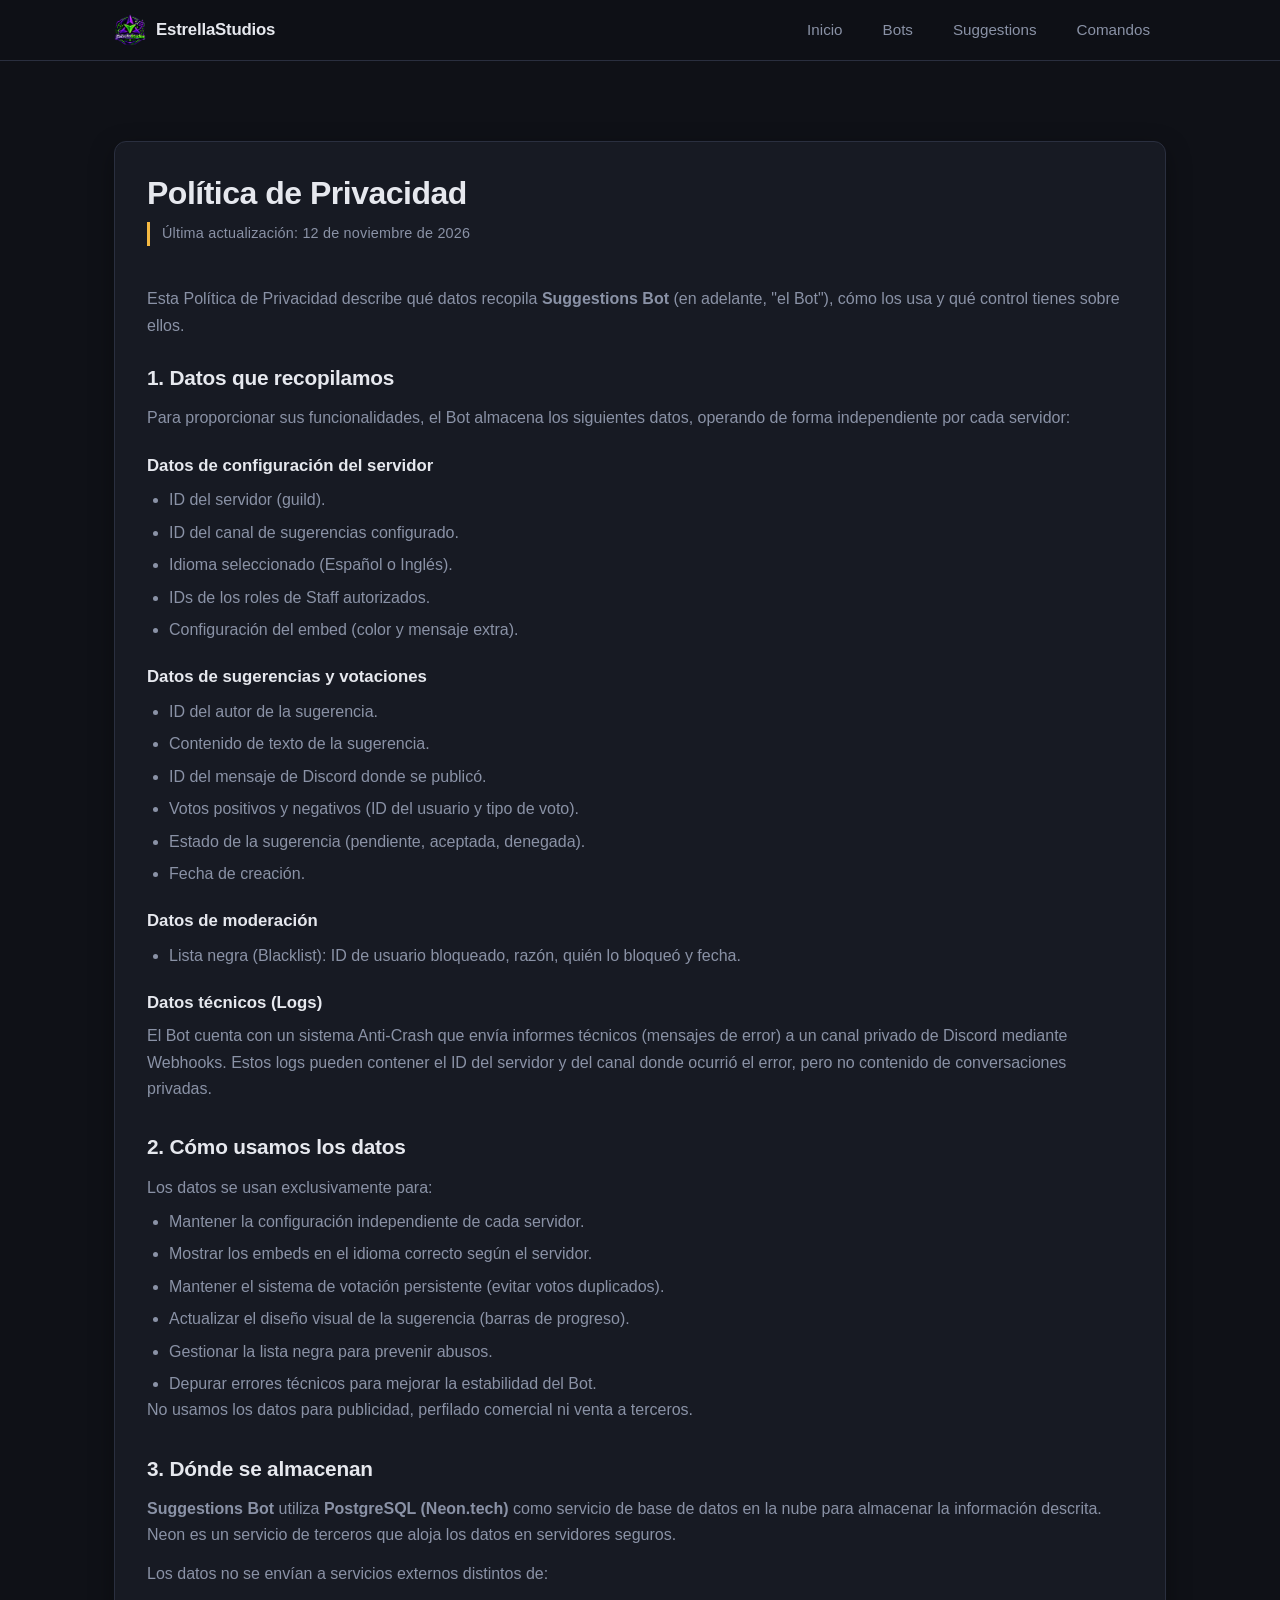
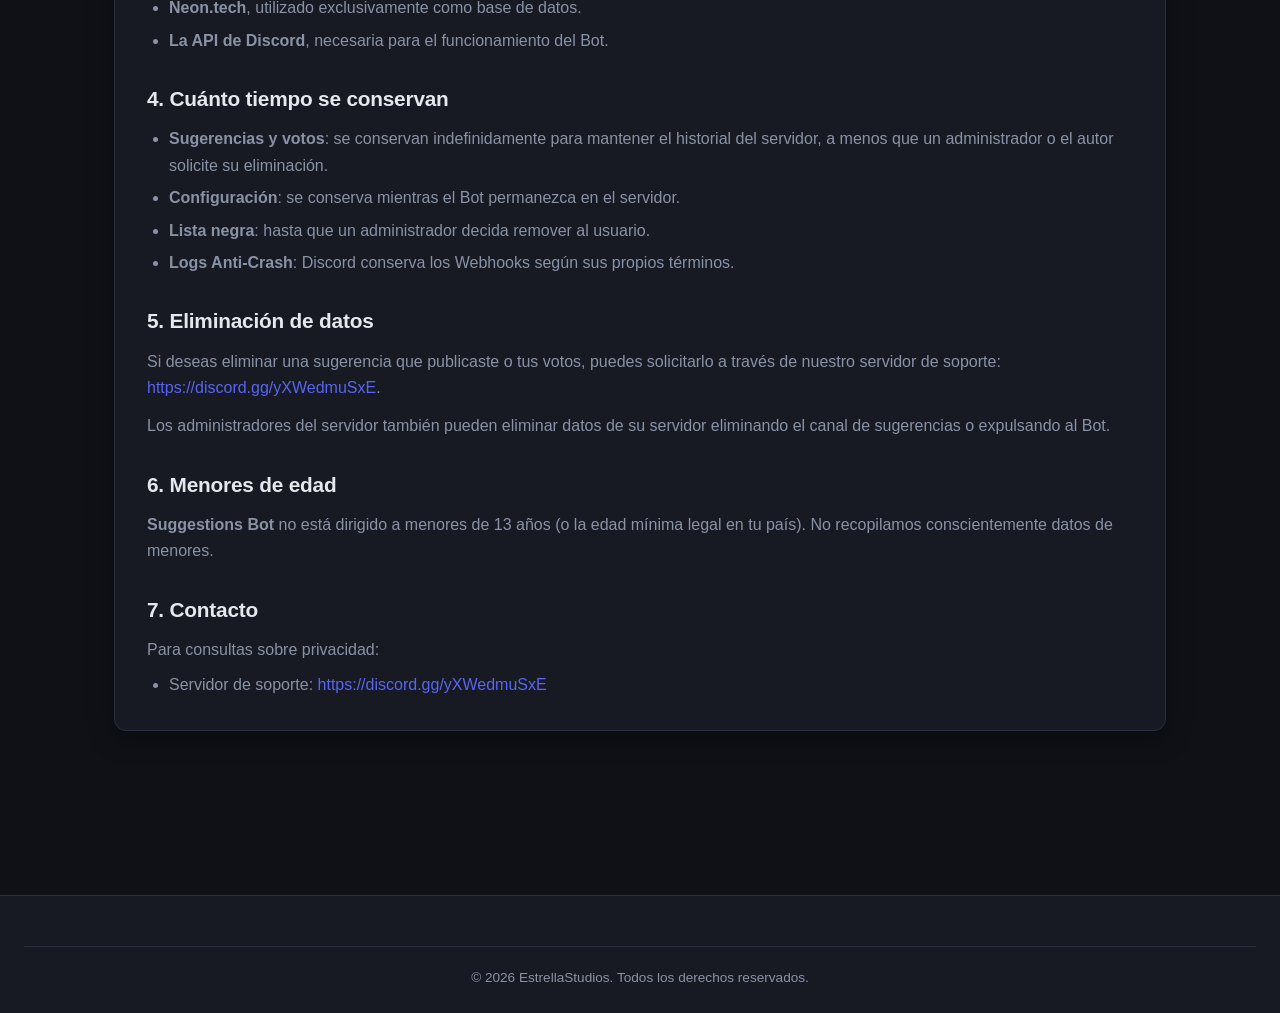
<file: bots/suggestions/privacy.html>
<!DOCTYPE html>
<html lang="es">
<head>
    <meta charset="UTF-8">
    <meta name="viewport" content="width=device-width, initial-scale=1.0">
    <title>Política de Privacidad — Suggestions Bot — EstrellaStudios</title>
    <meta name="description" content="Política de Privacidad del bot de sugerencias multi-servidor de EstrellaStudios.">
    <link rel="icon" href="../../assets/img/logo.png" type="image/png">
    <link rel="apple-touch-icon" href="../../assets/img/logo.png">
    <link rel="stylesheet" href="../../assets/css/style.css">
</head>
<body>
    <nav class="navbar">
        <div class="nav-container">
            <a href="../../index.html" class="brand">
                <img src="../../assets/img/logo.png" alt="EstrellaStudios" height="32">
                <span>EstrellaStudios</span>
            </a>
            <button class="nav-toggle" aria-label="Abrir menú" onclick="document.body.classList.toggle('nav-open')">☰</button>
            <ul class="nav-links">
                <li><a href="../../index.html">Inicio</a></li>
                <li><a href="../">Bots</a></li>
                <li><a href="index.html">Suggestions</a></li>
                <li><a href="commands.html">Comandos</a></li>
            </ul>
        </div>
    </nav>

    <main class="container section">
        <article class="card">
            <h1>Política de Privacidad</h1>
            <p class="last-updated">Última actualización: <time datetime="2026-11-12">12 de noviembre de 2026</time></p>

            <p>
                Esta Política de Privacidad describe qué datos recopila <strong>Suggestions Bot</strong>
                (en adelante, "el Bot"), cómo los usa y qué control tienes sobre ellos.
            </p>

            <h2>1. Datos que recopilamos</h2>
            <p>Para proporcionar sus funcionalidades, el Bot almacena los siguientes datos, operando de forma independiente por cada servidor:</p>

            <h3>Datos de configuración del servidor</h3>
            <ul>
                <li>ID del servidor (guild).</li>
                <li>ID del canal de sugerencias configurado.</li>
                <li>Idioma seleccionado (Español o Inglés).</li>
                <li>IDs de los roles de Staff autorizados.</li>
                <li>Configuración del embed (color y mensaje extra).</li>
            </ul>

            <h3>Datos de sugerencias y votaciones</h3>
            <ul>
                <li>ID del autor de la sugerencia.</li>
                <li>Contenido de texto de la sugerencia.</li>
                <li>ID del mensaje de Discord donde se publicó.</li>
                <li>Votos positivos y negativos (ID del usuario y tipo de voto).</li>
                <li>Estado de la sugerencia (pendiente, aceptada, denegada).</li>
                <li>Fecha de creación.</li>
            </ul>

            <h3>Datos de moderación</h3>
            <ul>
                <li>Lista negra (Blacklist): ID de usuario bloqueado, razón, quién lo bloqueó y fecha.</li>
            </ul>

            <h3>Datos técnicos (Logs)</h3>
            <p>
                El Bot cuenta con un sistema Anti-Crash que envía informes técnicos (mensajes de error)
                a un canal privado de Discord mediante Webhooks. Estos logs pueden contener el ID del servidor 
                y del canal donde ocurrió el error, pero no contenido de conversaciones privadas.
            </p>

            <h2>2. Cómo usamos los datos</h2>
            <p>Los datos se usan exclusivamente para:</p>
            <ul>
                <li>Mantener la configuración independiente de cada servidor.</li>
                <li>Mostrar los embeds en el idioma correcto según el servidor.</li>
                <li>Mantener el sistema de votación persistente (evitar votos duplicados).</li>
                <li>Actualizar el diseño visual de la sugerencia (barras de progreso).</li>
                <li>Gestionar la lista negra para prevenir abusos.</li>
                <li>Depurar errores técnicos para mejorar la estabilidad del Bot.</li>
            </ul>
            <p>No usamos los datos para publicidad, perfilado comercial ni venta a terceros.</p>

            <h2>3. Dónde se almacenan</h2>
            <p>
                <strong>Suggestions Bot</strong> utiliza <strong>PostgreSQL (Neon.tech)</strong> como servicio
                de base de datos en la nube para almacenar la información descrita. Neon es un servicio
                de terceros que aloja los datos en servidores seguros.
            </p>
            <p>Los datos no se envían a servicios externos distintos de:</p>
            <ul>
                <li><strong>Neon.tech</strong>, utilizado exclusivamente como base de datos.</li>
                <li><strong>La API de Discord</strong>, necesaria para el funcionamiento del Bot.</li>
            </ul>

            <h2>4. Cuánto tiempo se conservan</h2>
            <ul>
                <li><strong>Sugerencias y votos</strong>: se conservan indefinidamente para mantener el historial del servidor, a menos que un administrador o el autor solicite su eliminación.</li>
                <li><strong>Configuración</strong>: se conserva mientras el Bot permanezca en el servidor.</li>
                <li><strong>Lista negra</strong>: hasta que un administrador decida remover al usuario.</li>
                <li><strong>Logs Anti-Crash</strong>: Discord conserva los Webhooks según sus propios términos.</li>
            </ul>

            <h2>5. Eliminación de datos</h2>
            <p>
                Si deseas eliminar una sugerencia que publicaste o tus votos, puedes solicitarlo a través
                de nuestro servidor de soporte:
                <a href="https://discord.gg/yXWedmuSxE" target="_blank" rel="noopener">https://discord.gg/yXWedmuSxE</a>.
            </p>
            <p>
                Los administradores del servidor también pueden eliminar datos de su servidor
                eliminando el canal de sugerencias o expulsando al Bot.
            </p>

            <h2>6. Menores de edad</h2>
            <p>
                <strong>Suggestions Bot</strong> no está dirigido a menores de 13 años (o la edad mínima
                legal en tu país). No recopilamos conscientemente datos de menores.
            </p>

            <h2>7. Contacto</h2>
            <p>Para consultas sobre privacidad:</p>
            <ul>
                <li>Servidor de soporte: <a href="https://discord.gg/yXWedmuSxE" target="_blank" rel="noopener">https://discord.gg/yXWedmuSxE</a></li>
            </ul>
        </article>
    </main>

    <footer class="footer">
        <div class="footer-bottom">© 2026 EstrellaStudios. Todos los derechos reservados.</div>
    </footer>
    <script src="../../assets/js/main.js"></script>
</body>
</html>
</file>
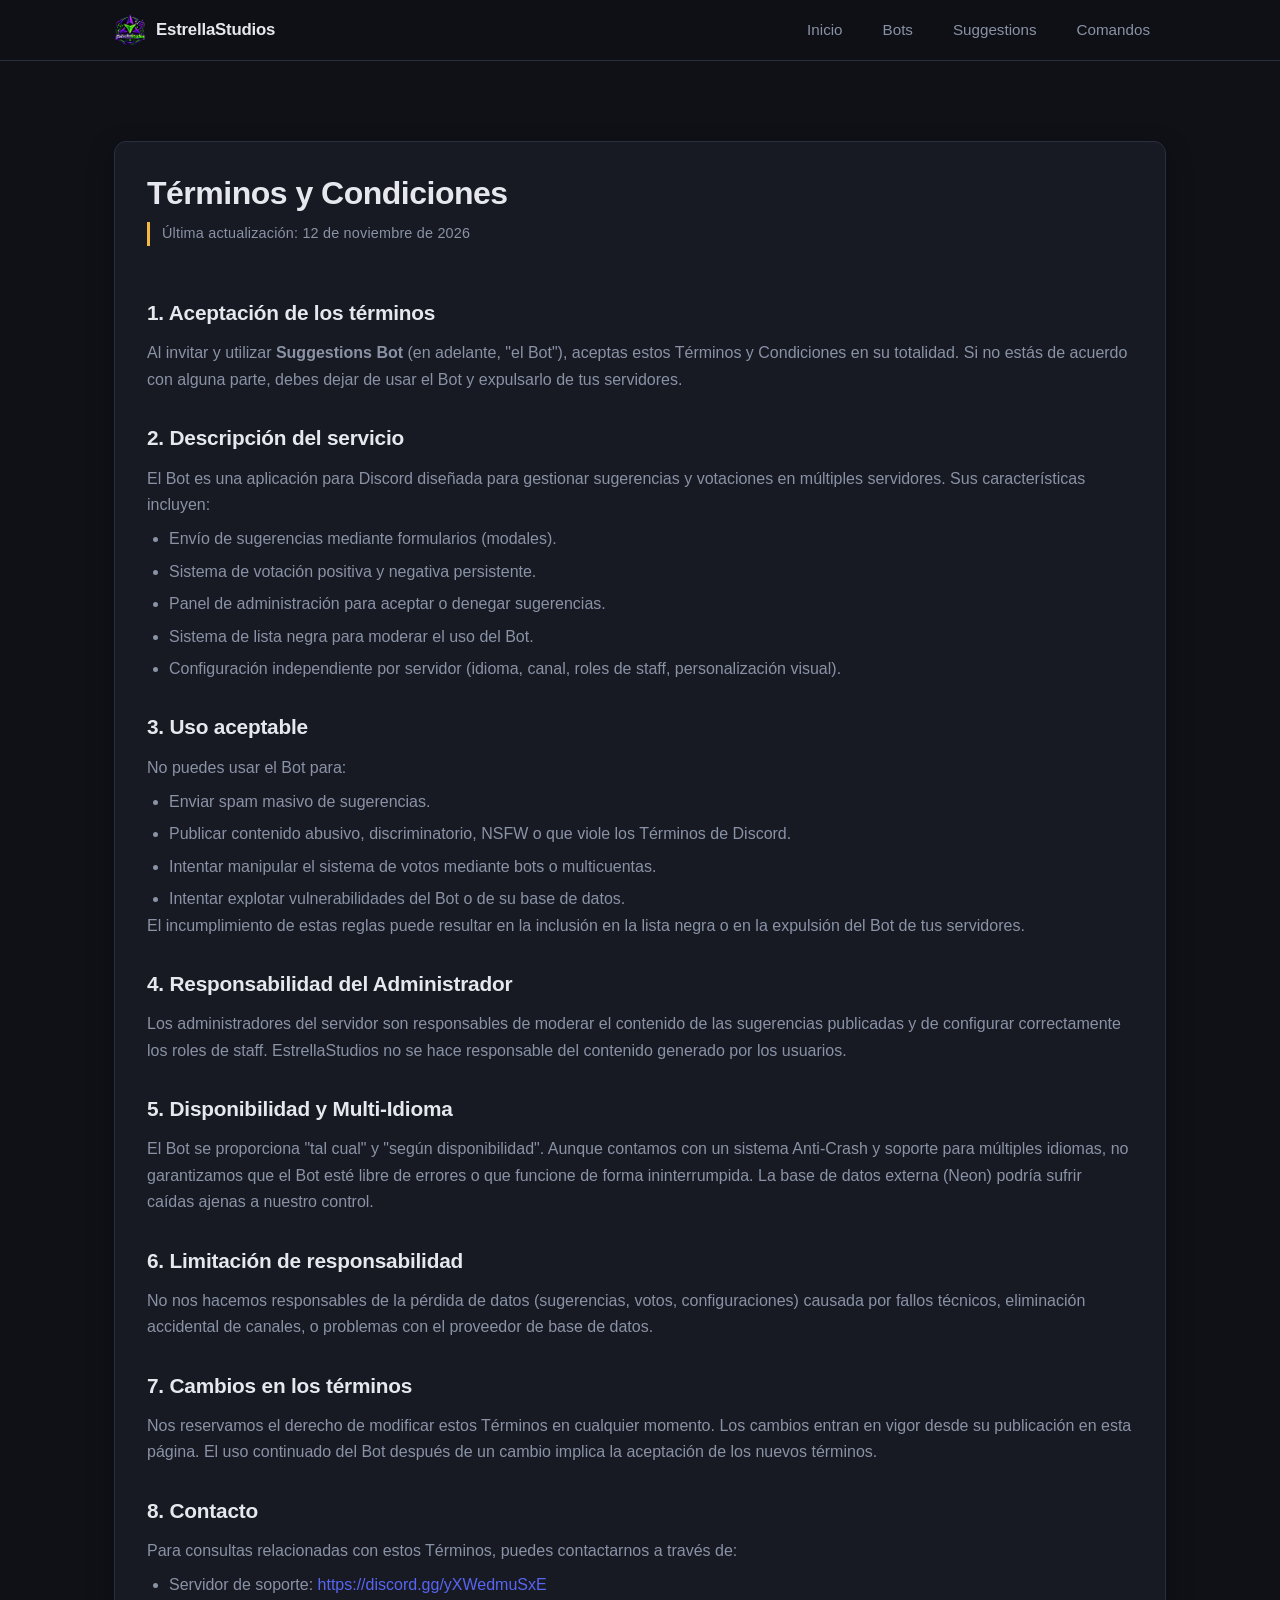
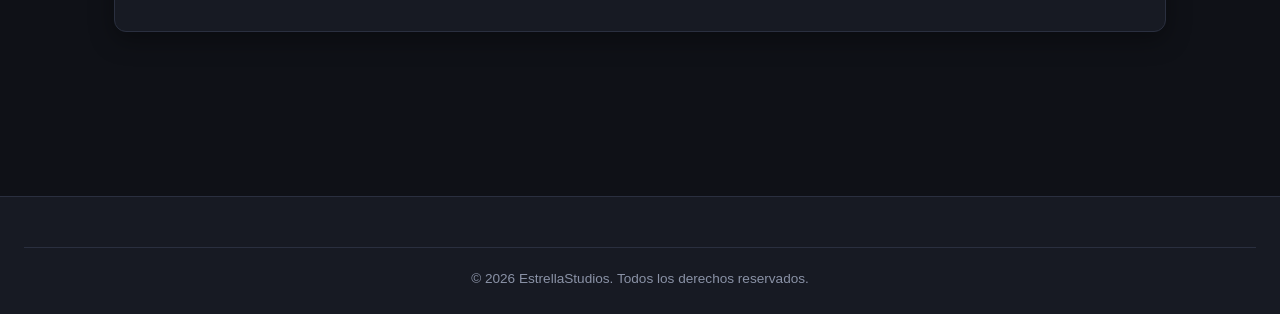
<file: bots/suggestions/terms.html>
<!DOCTYPE html>
<html lang="es">
<head>
    <meta charset="UTF-8">
    <meta name="viewport" content="width=device-width, initial-scale=1.0">
    <title>Términos y Condiciones — Suggestions Bot — EstrellaStudios</title>
    <meta name="description" content="Términos y Condiciones del bot de sugerencias multi-servidor de EstrellaStudios.">
    <link rel="icon" href="../../assets/img/logo.png" type="image/png">
    <link rel="apple-touch-icon" href="../../assets/img/logo.png">
    <link rel="stylesheet" href="../../assets/css/style.css">
</head>
<body>
    <nav class="navbar">
        <div class="nav-container">
            <a href="../../index.html" class="brand">
                <img src="../../assets/img/logo.png" alt="EstrellaStudios" height="32">
                <span>EstrellaStudios</span>
            </a>
            <button class="nav-toggle" aria-label="Abrir menú" onclick="document.body.classList.toggle('nav-open')">☰</button>
            <ul class="nav-links">
                <li><a href="../../index.html">Inicio</a></li>
                <li><a href="../">Bots</a></li>
                <li><a href="index.html">Suggestions</a></li>
                <li><a href="commands.html">Comandos</a></li>
            </ul>
        </div>
    </nav>

    <main class="container section">
        <article class="card">
            <h1>Términos y Condiciones</h1>
            <p class="last-updated">Última actualización: <time datetime="2026-11-12">12 de noviembre de 2026</time></p>

            <h2>1. Aceptación de los términos</h2>
            <p>
                Al invitar y utilizar <strong>Suggestions Bot</strong> (en adelante, "el Bot"), aceptas
                estos Términos y Condiciones en su totalidad. Si no estás de acuerdo con alguna
                parte, debes dejar de usar el Bot y expulsarlo de tus servidores.
            </p>

            <h2>2. Descripción del servicio</h2>
            <p>
                El Bot es una aplicación para Discord diseñada para gestionar sugerencias y votaciones en múltiples servidores. Sus características incluyen:
            </p>
            <ul>
                <li>Envío de sugerencias mediante formularios (modales).</li>
                <li>Sistema de votación positiva y negativa persistente.</li>
                <li>Panel de administración para aceptar o denegar sugerencias.</li>
                <li>Sistema de lista negra para moderar el uso del Bot.</li>
                <li>Configuración independiente por servidor (idioma, canal, roles de staff, personalización visual).</li>
            </ul>

            <h2>3. Uso aceptable</h2>
            <p>No puedes usar el Bot para:</p>
            <ul>
                <li>Enviar spam masivo de sugerencias.</li>
                <li>Publicar contenido abusivo, discriminatorio, NSFW o que viole los Términos de Discord.</li>
                <li>Intentar manipular el sistema de votos mediante bots o multicuentas.</li>
                <li>Intentar explotar vulnerabilidades del Bot o de su base de datos.</li>
            </ul>
            <p>
                El incumplimiento de estas reglas puede resultar en la inclusión en la lista negra
                o en la expulsión del Bot de tus servidores.
            </p>

            <h2>4. Responsabilidad del Administrador</h2>
            <p>
                Los administradores del servidor son responsables de moderar el contenido de las
                sugerencias publicadas y de configurar correctamente los roles de staff. 
                EstrellaStudios no se hace responsable del contenido generado por los usuarios.
            </p>

            <h2>5. Disponibilidad y Multi-Idioma</h2>
            <p>
                El Bot se proporciona "tal cual" y "según disponibilidad". Aunque contamos con un sistema
                Anti-Crash y soporte para múltiples idiomas, no garantizamos que el Bot esté libre de errores
                o que funcione de forma ininterrumpida. La base de datos externa (Neon) podría sufrir
                caídas ajenas a nuestro control.
            </p>

            <h2>6. Limitación de responsabilidad</h2>
            <p>
                No nos hacemos responsables de la pérdida de datos (sugerencias, votos, configuraciones)
                causada por fallos técnicos, eliminación accidental de canales, o problemas con el proveedor
                de base de datos.
            </p>

            <h2>7. Cambios en los términos</h2>
            <p>
                Nos reservamos el derecho de modificar estos Términos en cualquier momento. Los
                cambios entran en vigor desde su publicación en esta página. El uso continuado
                del Bot después de un cambio implica la aceptación de los nuevos términos.
            </p>

            <h2>8. Contacto</h2>
            <p>Para consultas relacionadas con estos Términos, puedes contactarnos a través de:</p>
            <ul>
                <li>Servidor de soporte: <a href="https://discord.gg/yXWedmuSxE" target="_blank" rel="noopener">https://discord.gg/yXWedmuSxE</a></li>
            </ul>
        </article>
    </main>

    <footer class="footer">
        <div class="footer-bottom">© 2026 EstrellaStudios. Todos los derechos reservados.</div>
    </footer>
    <script src="../../assets/js/main.js"></script>
</body>
</html>
</file>
<file: assets/css/style.css>
/* ============================================
   EstrellaStudios — Estilos globales
   ============================================ */

:root {
    --color-bg: #0f1117;
    --color-surface: #171a23;
    --color-surface-2: #1f2330;
    --color-border: #2a2f3f;
    --color-text: #e6e8ee;
    --color-muted: #8a92a6;
    --color-primary: #5865F2;
    --color-primary-hover: #4752c4;
    --color-accent: #f5b942;
    --radius: 12px;
    --radius-sm: 8px;
    --shadow: 0 8px 24px rgba(0,0,0,.35);
    --shadow-sm: 0 4px 12px rgba(0,0,0,.25);
    --transition: .18s ease;
}

* { margin: 0; padding: 0; box-sizing: border-box; }

html, body {
    background: var(--color-bg);
    color: var(--color-text);
    font-family: -apple-system, BlinkMacSystemFont, "Segoe UI", Roboto, Inter, sans-serif;
    line-height: 1.65;
    -webkit-font-smoothing: antialiased;
    scroll-behavior: smooth;
}

a { color: var(--color-primary); text-decoration: none; transition: color var(--transition); }
a:hover { color: var(--color-primary-hover); }

/* ============ NAVBAR ============ */
.navbar {
    position: sticky; top: 0; z-index: 50;
    background: rgba(15,17,23,.85);
    backdrop-filter: blur(12px);
    -webkit-backdrop-filter: blur(12px);
    border-bottom: 1px solid var(--color-border);
}
.nav-container {
    max-width: 1100px; margin: 0 auto; padding: 14px 24px;
    display: flex; align-items: center; justify-content: space-between;
    position: relative;
}
.brand {
    display: flex; align-items: center; gap: 10px;
    color: var(--color-text); font-weight: 700;
    font-size: 1.05rem; letter-spacing: -.2px;
}
.brand img { border-radius: 6px; }
.nav-links { display: flex; gap: 8px; list-style: none; align-items: center; }
.nav-links a {
    color: var(--color-muted); font-size: .95rem; font-weight: 500;
    padding: 8px 16px; border-radius: var(--radius-sm);
    transition: all var(--transition);
}
.nav-links a:hover { color: var(--color-text); background: var(--color-surface-2); }
.nav-links a.active { color: var(--color-text); background: var(--color-surface); border: 1px solid var(--color-border); }

.nav-toggle {
    display: none; background: transparent; border: 1px solid var(--color-border);
    color: var(--color-text); font-size: 1.2rem; padding: 6px 12px;
    border-radius: var(--radius-sm); cursor: pointer; transition: border-color var(--transition);
}
.nav-toggle:hover { border-color: var(--color-primary); }

/* ============ HERO HOME ============ */
.hero-home {
    padding: 110px 24px 90px; text-align: center;
    background:
      radial-gradient(800px 400px at 50% -10%, rgba(88,101,242,.25), transparent 60%),
      radial-gradient(600px 300px at 80% 20%, rgba(245,185,66,.10), transparent 60%);
}
.hero-home h1 {
    font-size: clamp(2rem, 5vw, 3.5rem); letter-spacing: -1.2px;
    line-height: 1.15; margin: 16px 0;
}
.hero-home .lead { color: var(--color-muted); max-width: 660px; margin: 0 auto 34px; font-size: 1.12rem; }
.hero-actions { display: flex; gap: 14px; justify-content: center; flex-wrap: wrap; }

.badge {
    display: inline-block; padding: 6px 14px;
    background: rgba(245,185,66,.12); color: var(--color-accent);
    border: 1px solid rgba(245,185,66,.3); border-radius: 999px;
    font-size: .85rem; font-weight: 600; letter-spacing: .3px;
}

/* ============ BOTONES ============ */
.btn {
    display: inline-block; padding: 12px 26px; border-radius: var(--radius-sm);
    font-weight: 600; font-size: .95rem;
    transition: transform var(--transition), background var(--transition), border-color var(--transition), box-shadow var(--transition);
    border: 1px solid transparent; cursor: pointer; white-space: nowrap;
}
.btn:hover { transform: translateY(-1px); }

a.btn-primary, .btn-primary {
    background: var(--color-primary); color: #fff;
    box-shadow: 0 4px 14px rgba(88,101,242,.3);
}
a.btn-primary:hover, .btn-primary:hover {
    background: var(--color-primary-hover); color: #fff;
    box-shadow: 0 6px 18px rgba(88,101,242,.4);
}

a.btn-secondary, .btn-secondary {
    background: transparent; color: var(--color-text); border-color: var(--color-border);
}
a.btn-secondary:hover, .btn-secondary:hover {
    border-color: var(--color-primary); color: var(--color-text);
}

.btn-small { padding: 8px 16px; font-size: .85rem; }

a.btn-ghost, .btn-ghost {
    background: transparent; border: 1px solid var(--color-border); color: var(--color-muted);
}
a.btn-ghost:hover, .btn-ghost:hover {
    border-color: var(--color-primary); color: var(--color-text);
}

/* ============ SECCIONES ============ */
.section { padding: 80px 24px; }
.section-alt { background: var(--color-surface); }
.container { max-width: 1100px; margin: 0 auto; }
.section-title { font-size: 2rem; margin-bottom: 10px; letter-spacing: -.6px; line-height: 1.2; }
.section-subtitle { color: var(--color-muted); margin-bottom: 40px; max-width: 640px; font-size: 1.02rem; }
.section-subtitle + .section-subtitle { margin-top: -20px; }

/* ============ GRID DE BOTS ============ */
.bot-grid { display: grid; grid-template-columns: repeat(auto-fill, minmax(280px, 1fr)); gap: 20px; }
.bot-card {
    background: var(--color-surface); border: 1px solid var(--color-border);
    border-radius: var(--radius); padding: 24px;
    transition: transform var(--transition), border-color var(--transition), box-shadow var(--transition);
    color: var(--color-text); display: block;
}
.bot-card:hover {
    transform: translateY(-3px); border-color: var(--color-primary);
    color: var(--color-text); box-shadow: var(--shadow-sm);
}
.bot-card h3 { margin-bottom: 8px; color: var(--color-text); font-size: 1.15rem; }
.bot-card p { color: var(--color-muted); font-size: .95rem; margin-bottom: 18px; }
.bot-logo { width: 56px; height: 56px; border-radius: 12px; margin-bottom: 14px; object-fit: cover; background: var(--color-surface-2); display: block; }
.bot-links { display: flex; gap: 8px; flex-wrap: wrap; }

.bot-card-placeholder {
    display: flex; flex-direction: column; align-items: center; justify-content: center;
    text-align: center; border-style: dashed; color: var(--color-muted);
}
.bot-card-placeholder:hover { border-color: var(--color-border); transform: none; box-shadow: none; }
.placeholder-icon {
    width: 48px; height: 48px; display: grid; place-items: center;
    border-radius: 50%; border: 1px dashed var(--color-border);
    font-size: 1.5rem; margin-bottom: 12px;
}

/* ============ HERO BOT ============ */
.hero-bot {
    padding: 70px 24px; max-width: 1100px; margin: 0 auto;
    display: flex; align-items: center; justify-content: space-between;
    gap: 24px; flex-wrap: wrap; border-bottom: 1px solid var(--color-border);
}
.bot-header { display: flex; align-items: center; gap: 20px; }
.bot-avatar {
    width: 84px; height: 84px; border-radius: 18px;
    border: 2px solid var(--color-border); object-fit: cover; background: var(--color-surface-2);
}
.tagline { color: var(--color-muted); }
.tagline code {
    background: var(--color-surface-2); color: var(--color-accent);
    padding: 2px 6px; border-radius: 4px; font-size: .88em;
    font-family: "SF Mono", Monaco, "Cascadia Code", Consolas, monospace;
    border: 1px solid var(--color-border);
}

/* ============ CARDS ============ */
.card {
    background: var(--color-surface); border: 1px solid var(--color-border);
    border-radius: var(--radius); padding: 32px; margin-bottom: 24px; box-shadow: var(--shadow);
}
.card h1 { font-size: 2rem; margin-bottom: 8px; letter-spacing: -.5px; line-height: 1.2; }
.card h2 { font-size: 1.3rem; margin: 28px 0 10px; color: var(--color-text); letter-spacing: -.2px; }
.card h2:first-of-type { margin-top: 22px; }
.card h3 { font-size: 1.05rem; margin: 20px 0 6px; color: var(--color-text); }
.card p, .card li { color: var(--color-muted); }
.card p + p { margin-top: 12px; }
.card ul { padding-left: 22px; margin-top: 8px; }
.card li + li { margin-top: 6px; }

/* Solo los enlaces de texto se ponen azules, NO los botones */
.card a:not(.btn):not(.link-card) { color: var(--color-primary); }
.card a:not(.btn):not(.link-card):hover { text-decoration: underline; }

.card code {
    background: var(--color-surface-2); color: var(--color-accent);
    padding: 2px 6px; border-radius: 4px; font-size: .88em;
    font-family: "SF Mono", Monaco, "Cascadia Code", Consolas, monospace;
    border: 1px solid var(--color-border);
}

/* ============ ENLACES DE DOCUMENTACIÓN ============ */
.links { display: flex; gap: 16px; margin-top: 20px; flex-wrap: wrap; }
.link-card {
    flex: 1 1 220px;
    display: flex; flex-direction: column; gap: 4px;
    padding: 18px 20px;
    background: var(--color-surface-2);
    border: 1px solid var(--color-border);
    border-radius: 10px;
    color: var(--color-text);
    transition: border-color var(--transition), background var(--transition), transform var(--transition);
}
.link-card:hover {
    border-color: var(--color-primary);
    background: #232838;
    color: var(--color-text);
    transform: translateY(-2px);
}
.link-card strong { color: var(--color-text); }
.link-card span { color: var(--color-muted); font-size: .88rem; }

/* ============ FECHA DE ACTUALIZACIÓN ============ */
.last-updated {
    display: inline-block;
    font-size: 0.9rem;
    color: var(--color-accent);
    margin-bottom: 28px;
    font-weight: 500;
    border-left: 3px solid var(--color-accent);
    padding-left: 12px;
    letter-spacing: 0.2px;
}

/* ============ PÁGINA DE COMANDOS ============ */
.search-wrap { margin-bottom: 20px; }
.search-input {
    width: 100%; padding: 14px 18px; background: var(--color-surface);
    border: 1px solid var(--color-border); border-radius: 10px;
    color: var(--color-text); font-size: 1rem; font-family: inherit;
    outline: none; transition: border-color var(--transition), box-shadow var(--transition);
}
.search-input:focus { border-color: var(--color-primary); box-shadow: 0 0 0 3px rgba(88,101,242,.15); }
.search-input::placeholder { color: var(--color-muted); }

.filters { display: flex; flex-wrap: wrap; gap: 8px; margin-bottom: 36px; }
.filter-btn {
    padding: 8px 16px; background: var(--color-surface);
    border: 1px solid var(--color-border); border-radius: 999px;
    color: var(--color-muted); font-size: .88rem; font-weight: 500;
    font-family: inherit; cursor: pointer; transition: all var(--transition);
}
.filter-btn:hover { border-color: var(--color-primary); color: var(--color-text); }
.filter-btn.active {
    background: var(--color-primary); border-color: var(--color-primary);
    color: #fff; box-shadow: 0 4px 12px rgba(88,101,242,.3);
}

.cmd-category { margin-bottom: 44px; }
.cmd-title {
    font-size: 1.4rem; margin-bottom: 16px; letter-spacing: -.3px;
    color: var(--color-text); display: flex; align-items: center; gap: 8px;
}
.cmd-grid { display: grid; grid-template-columns: repeat(auto-fill, minmax(260px, 1fr)); gap: 14px; }
.cmd-card {
    background: var(--color-surface); border: 1px solid var(--color-border);
    border-radius: 10px; padding: 16px 18px;
    transition: border-color var(--transition), transform var(--transition), box-shadow var(--transition);
}
.cmd-card:hover { border-color: var(--color-primary); transform: translateY(-2px); box-shadow: var(--shadow-sm); }
.cmd-name {
    display: inline-block; background: var(--color-surface-2); color: var(--color-accent);
    padding: 4px 10px; border-radius: 6px;
    font-family: "SF Mono", Monaco, "Cascadia Code", Consolas, monospace;
    font-size: .88rem; border: 1px solid var(--color-border); margin-bottom: 8px;
}
.cmd-card p { color: var(--color-muted); font-size: .92rem; margin: 0; line-height: 1.5; }
.no-results { text-align: center; color: var(--color-muted); padding: 40px 0; font-size: 1rem; }

/* ============ WIDGET DE DISCORD BOT LIST (COMPACTO) ============ */
.widget-wrapper {
    display: inline-block; /* El contenedor se ajusta al tamaño del widget */
    padding: 4px; /* Margen mínimo */
    background: linear-gradient(135deg, rgba(88, 101, 242, 0.1) 0%, rgba(245, 185, 66, 0.05) 100%);
    border: 1px solid var(--color-border);
    border-radius: var(--radius-sm);
    box-shadow: inset 0 0 10px rgba(0,0,0,0.3);
    transition: all 0.3s ease;
}

.widget-wrapper:hover {
    border-color: var(--color-primary);
    box-shadow: inset 0 0 10px rgba(0,0,0,0.3), 0 4px 12px rgba(88, 101, 242, 0.2);
}

.widget-link {
    display: block;
    border-radius: 4px;
    overflow: hidden;
    transition: transform 0.3s ease;
}

.widget-link:hover {
    transform: scale(1.02);
}

.bot-widget-img {
    display: block;
    max-width: 100%;
    height: auto;
    border-radius: 4px;
}

/* ============ FOOTER ============ */
.footer {
    border-top: 1px solid var(--color-border);
    padding: 50px 24px 24px; background: var(--color-surface); margin-top: 60px;
}
.footer-grid { display: grid; grid-template-columns: repeat(auto-fit, minmax(200px, 1fr)); gap: 32px; margin-bottom: 32px; }
.footer-grid strong { display: block; margin-bottom: 6px; color: var(--color-text); }
.footer-grid ul { list-style: none; }
.footer-grid li { margin-top: 6px; }
.footer-grid a { color: var(--color-muted); }
.footer-grid a:hover { color: var(--color-text); }
.footer-text { color: var(--color-muted); font-size: .9rem; margin-top: 6px; }
.footer-bottom {
    text-align: center; color: var(--color-muted);
    font-size: .85rem; padding-top: 20px; border-top: 1px solid var(--color-border);
}

/* ============ RESPONSIVE ============ */
@media (max-width: 720px) {
    .nav-toggle { display: inline-block; }
    .nav-links {
        display: none; position: absolute; top: 100%; left: 0; right: 0;
        flex-direction: column; gap: 4px; background: var(--color-surface);
        border-bottom: 1px solid var(--color-border); padding: 12px 16px; box-shadow: var(--shadow);
    }
    .nav-links li { width: 100%; }
    .nav-links a { display: block; padding: 12px 16px; border-radius: var(--radius-sm); border-top: none !important; }
    .nav-links a:hover { background: var(--color-surface-2); }
    .nav-links a.active { border: none; background: var(--color-primary); color: #fff; }
    
    body.nav-open .nav-links { display: flex; }

    .hero-bot { flex-direction: column; align-items: flex-start; }
    .section { padding: 60px 20px; }
    .card { padding: 24px; }
    .section-title { font-size: 1.7rem; }
    .hero-home h1 { font-size: 2rem; }

    .cmd-grid { grid-template-columns: 1fr; }
    .filter-btn { font-size: .82rem; padding: 6px 12px; }
    .footer-grid { grid-template-columns: 1fr 1fr; }
    
    .widget-wrapper { padding: 3px; }
}

@media (max-width: 420px) {
    .footer-grid { grid-template-columns: 1fr; }
    .hero-actions { flex-direction: column; align-items: stretch; }
    .hero-actions .btn { text-align: center; }
}
</file>
